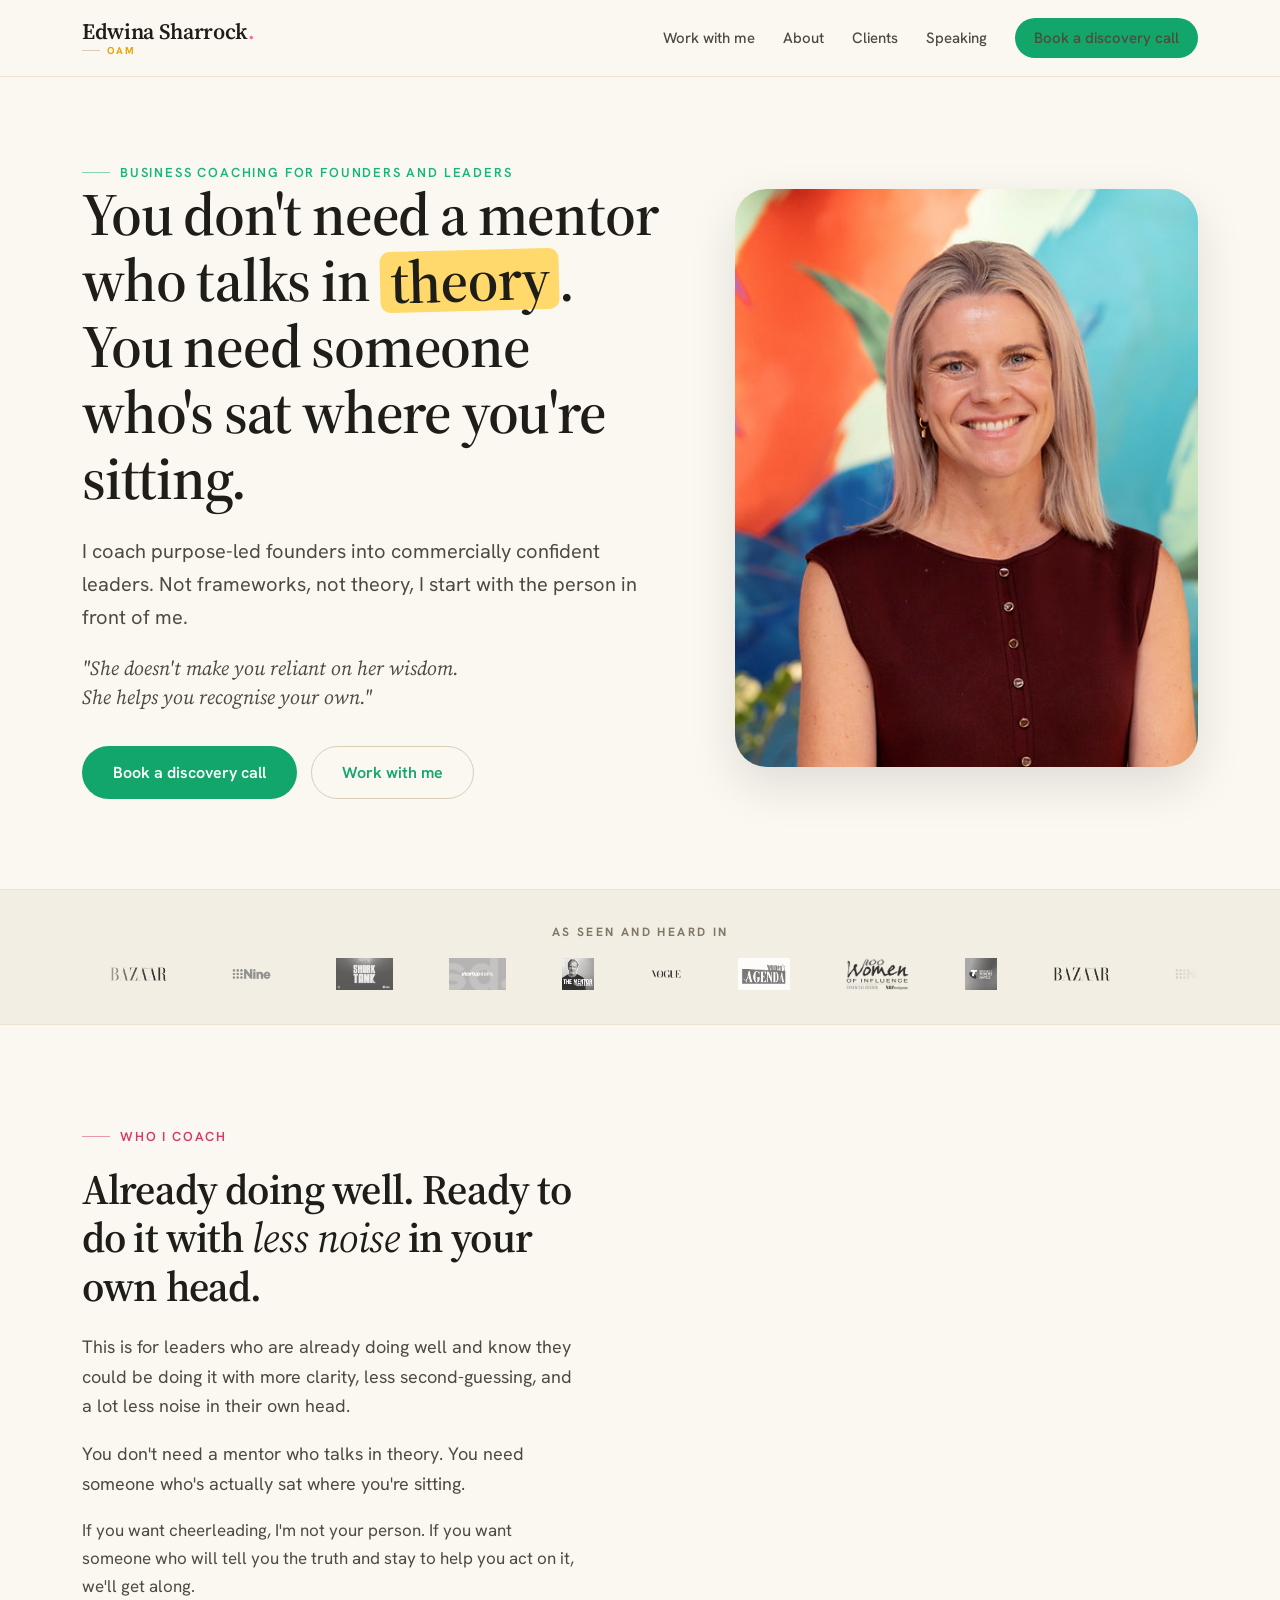
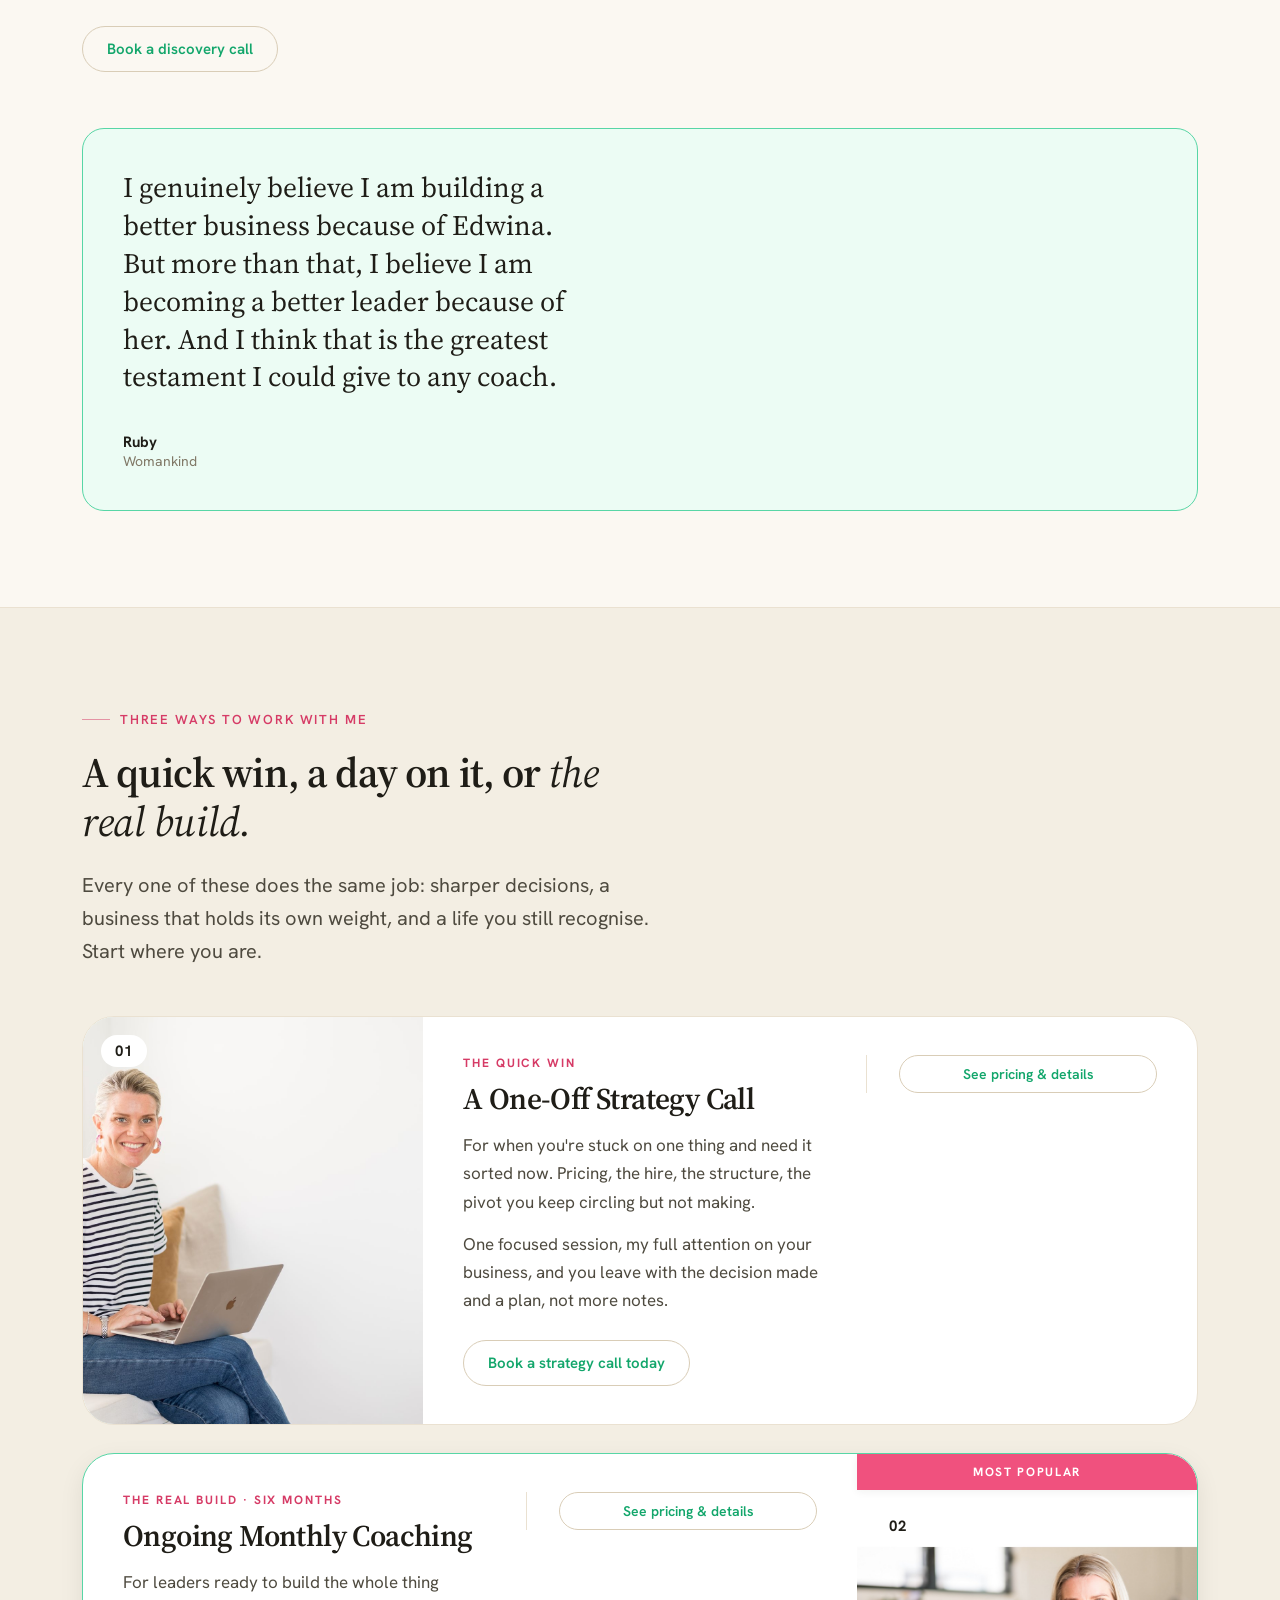
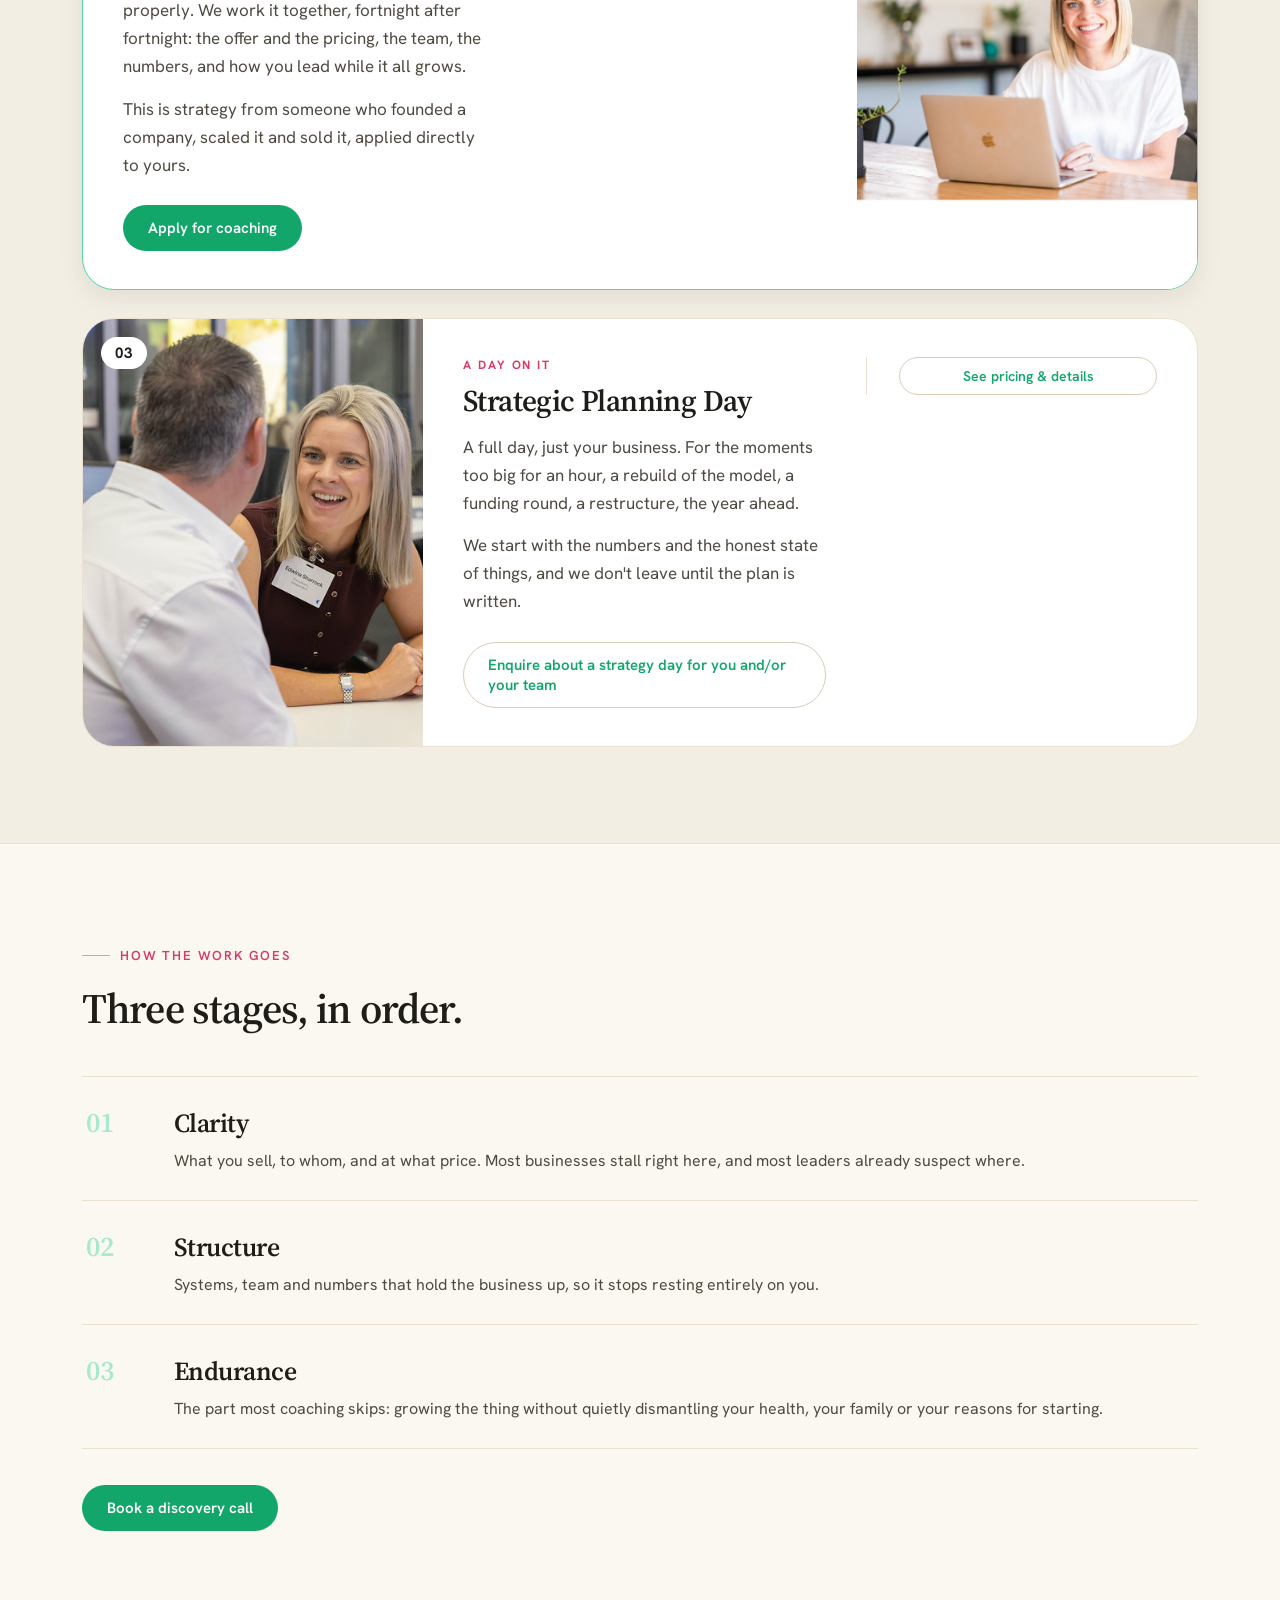
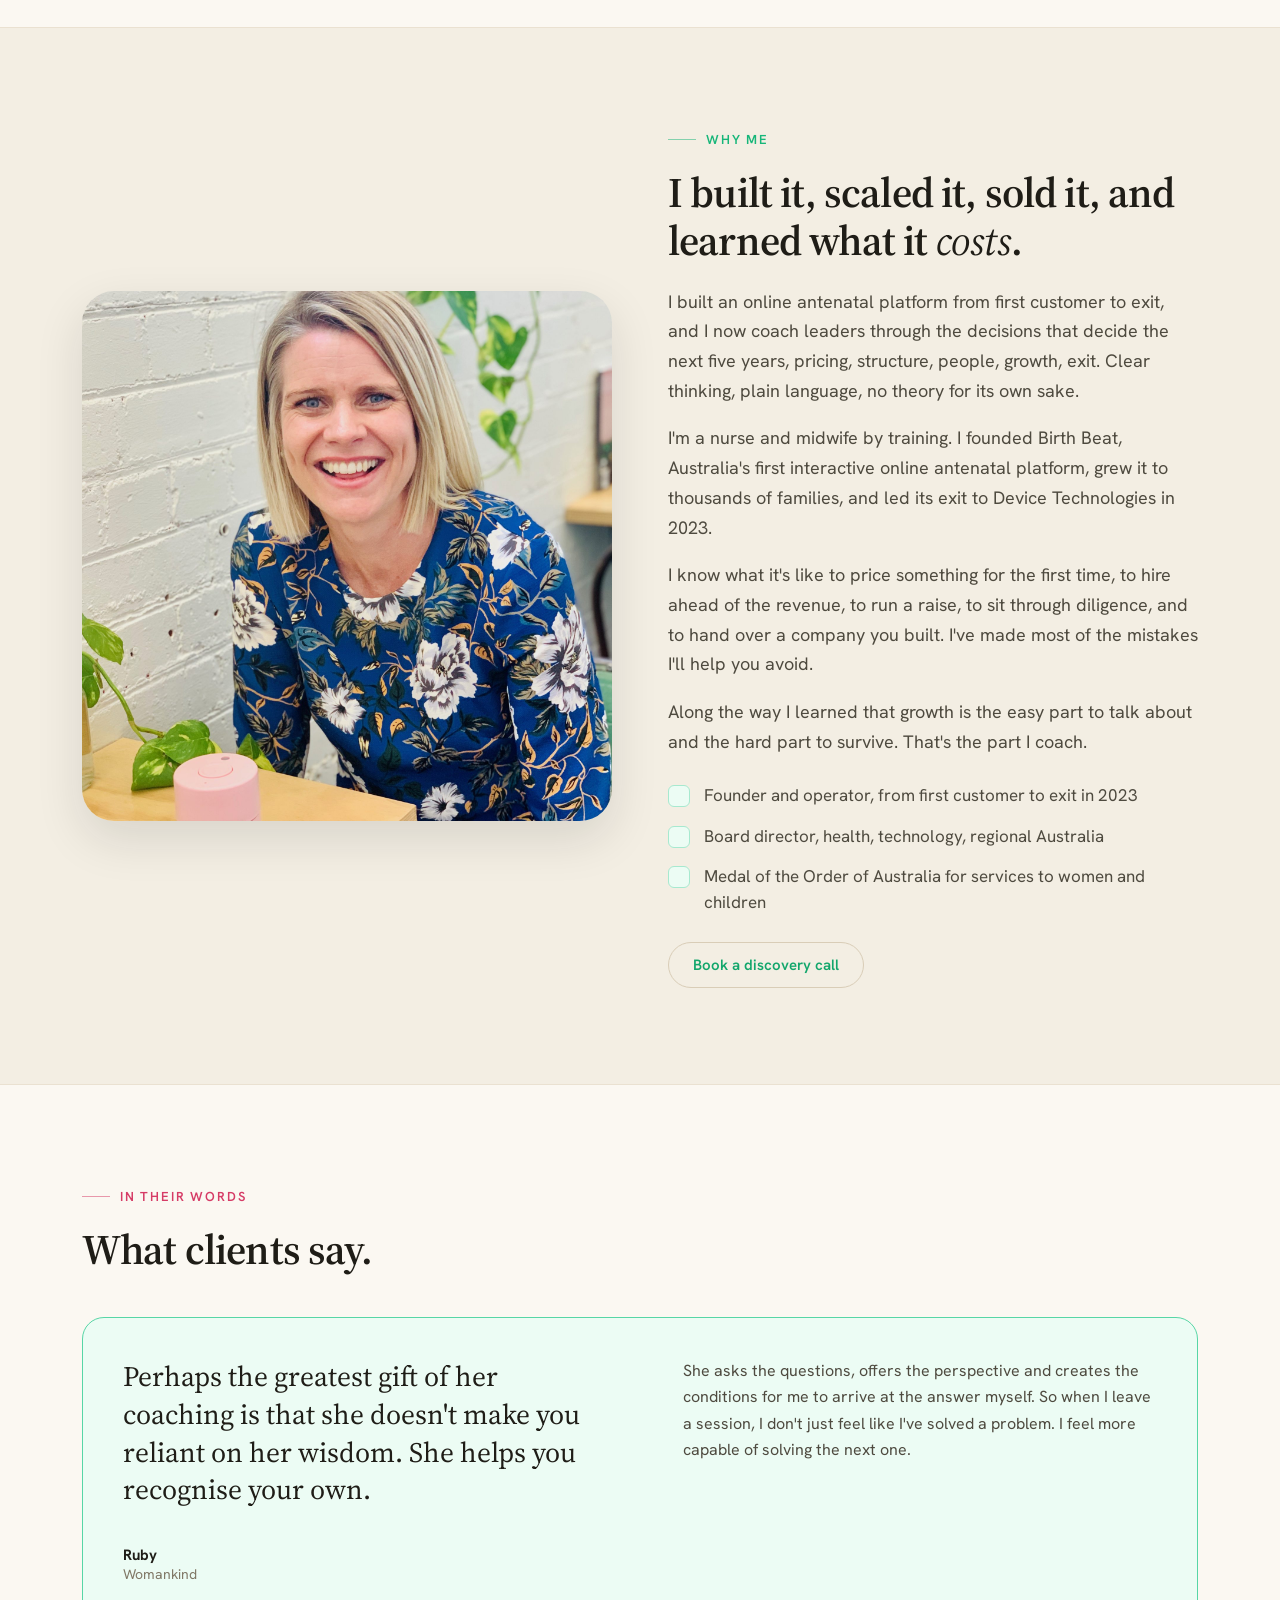
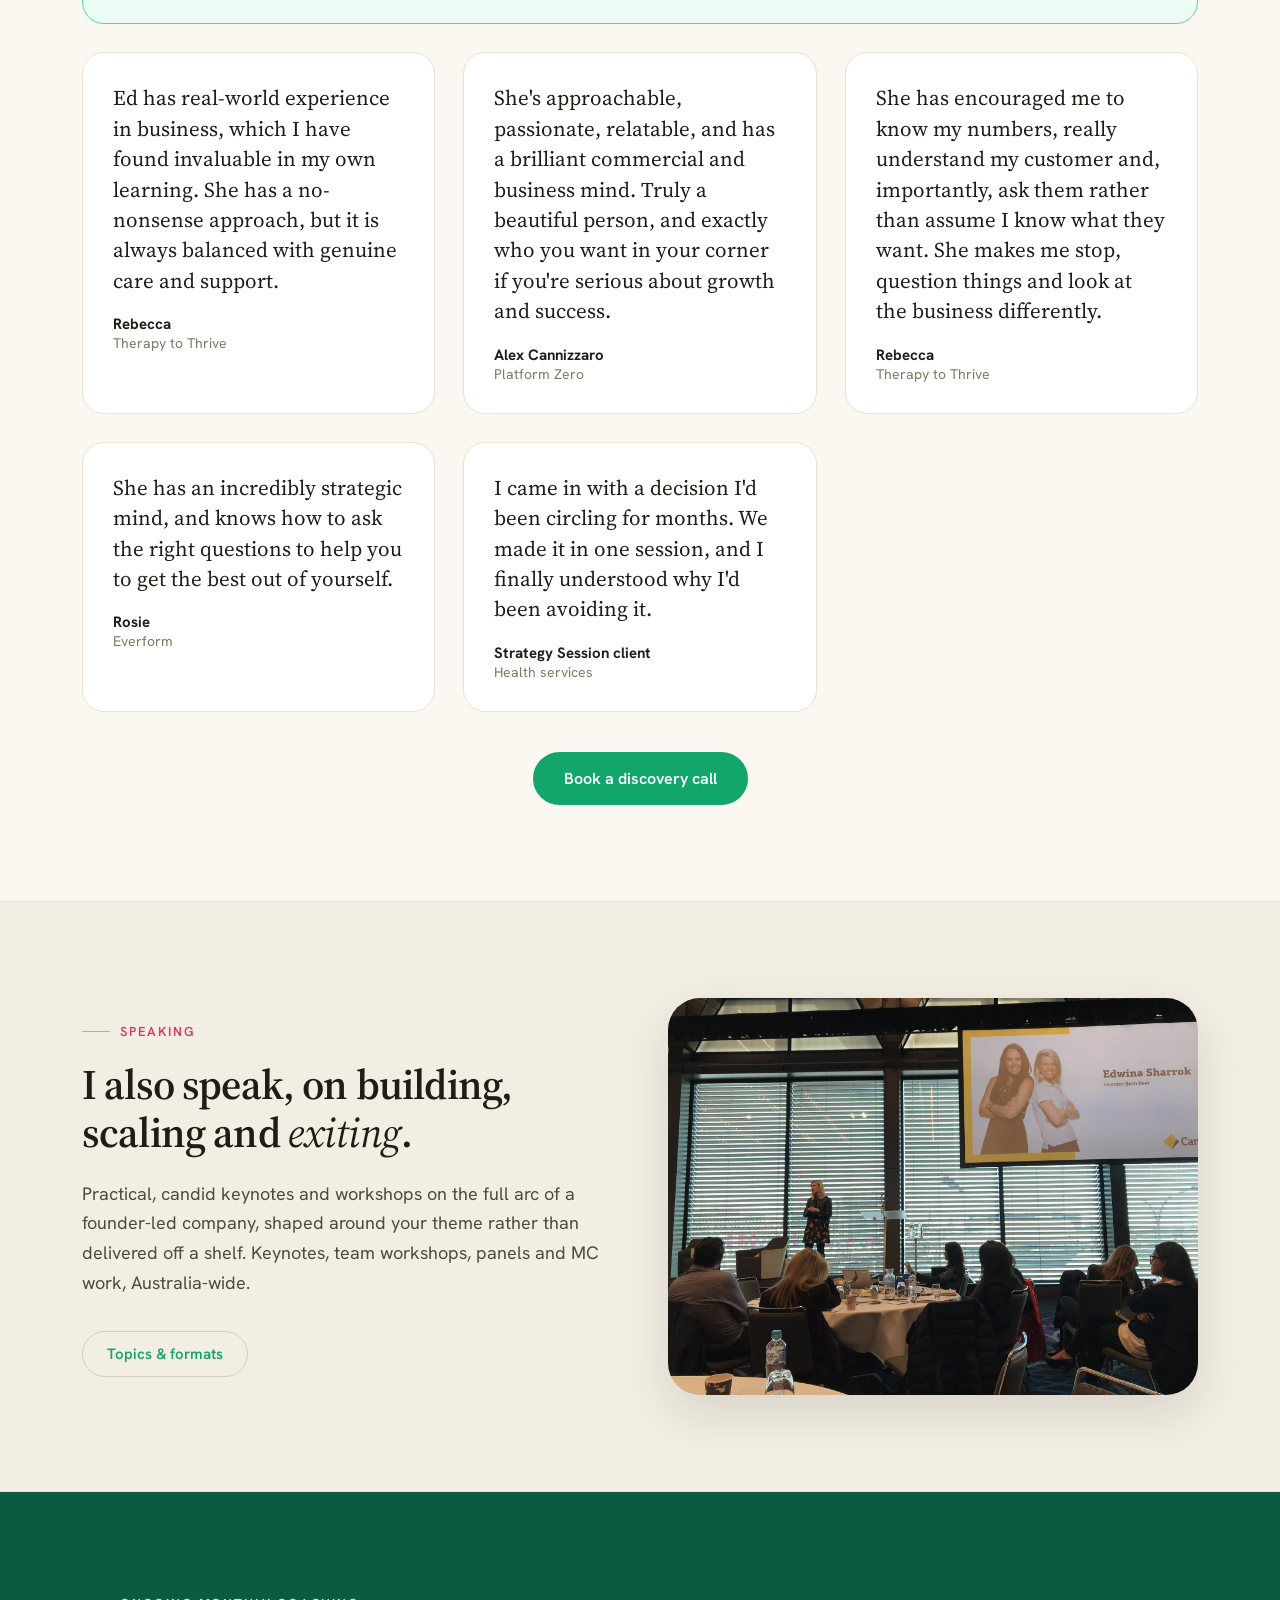
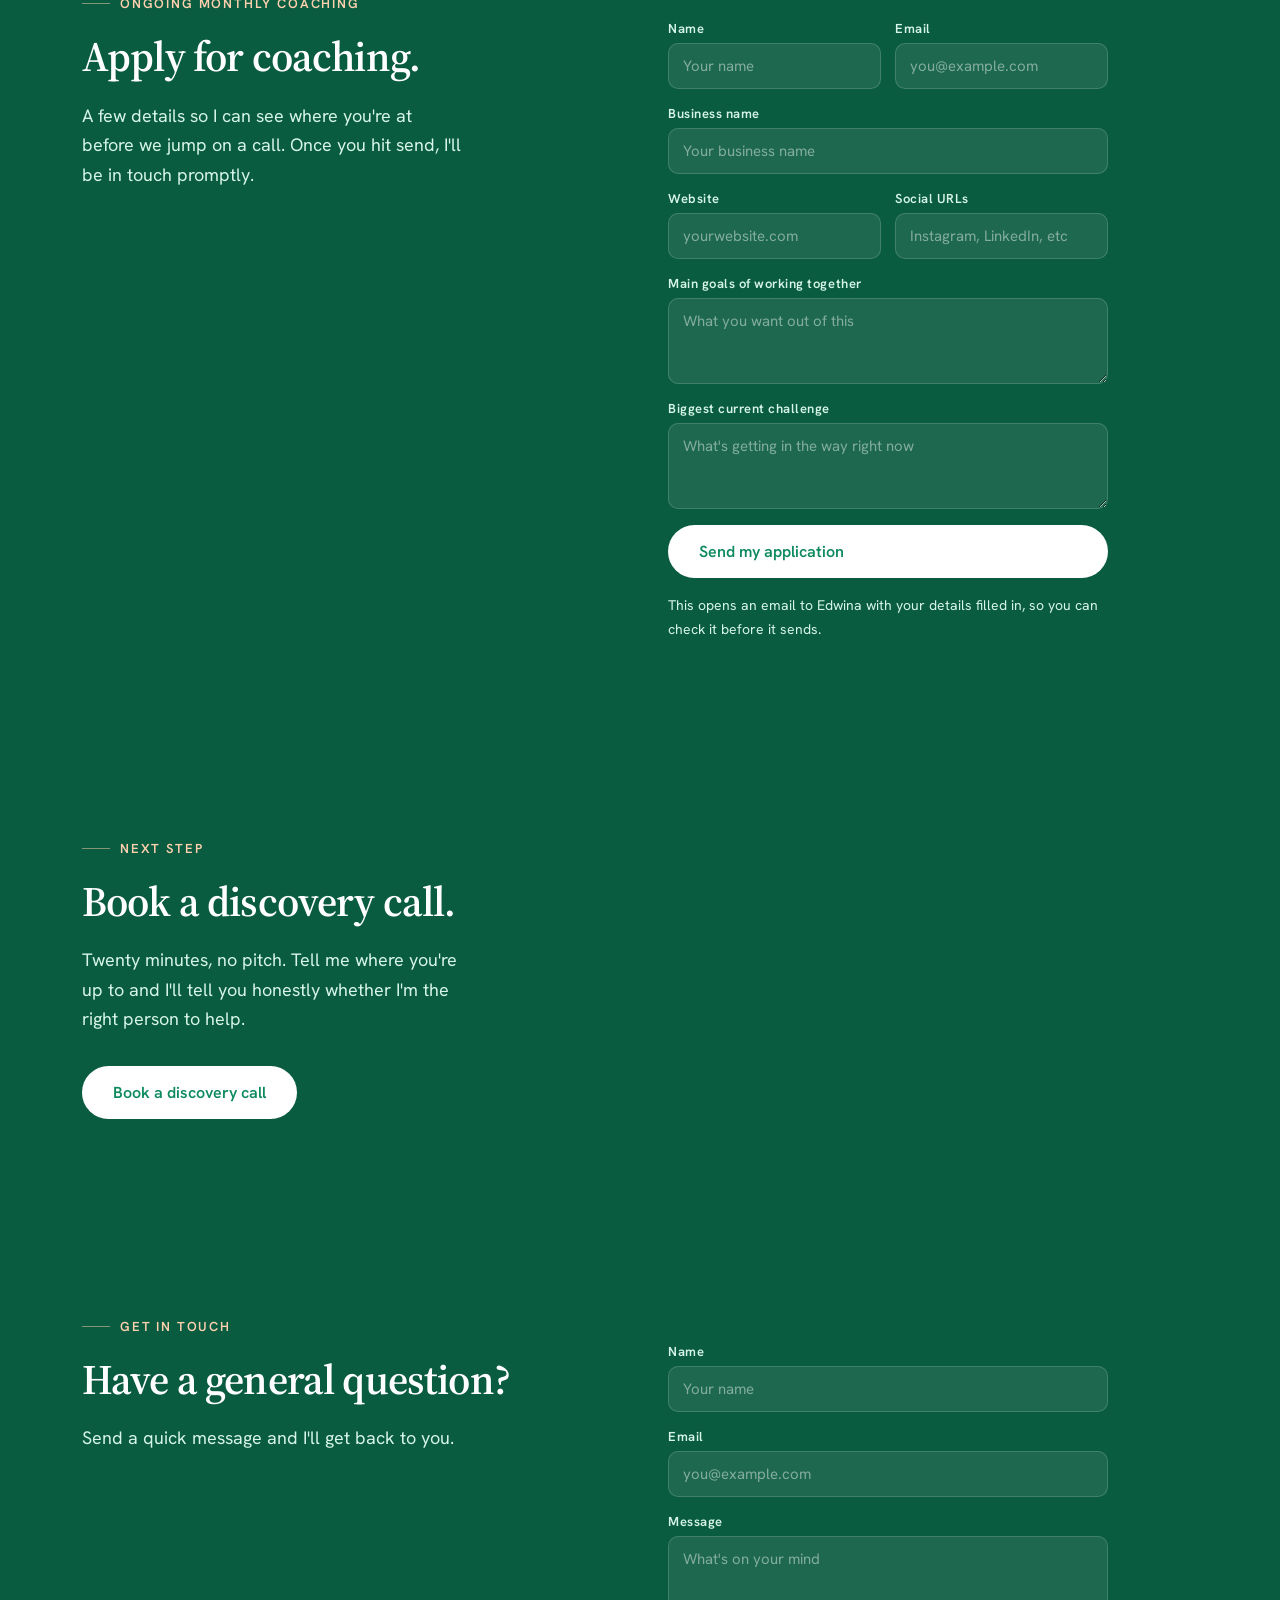
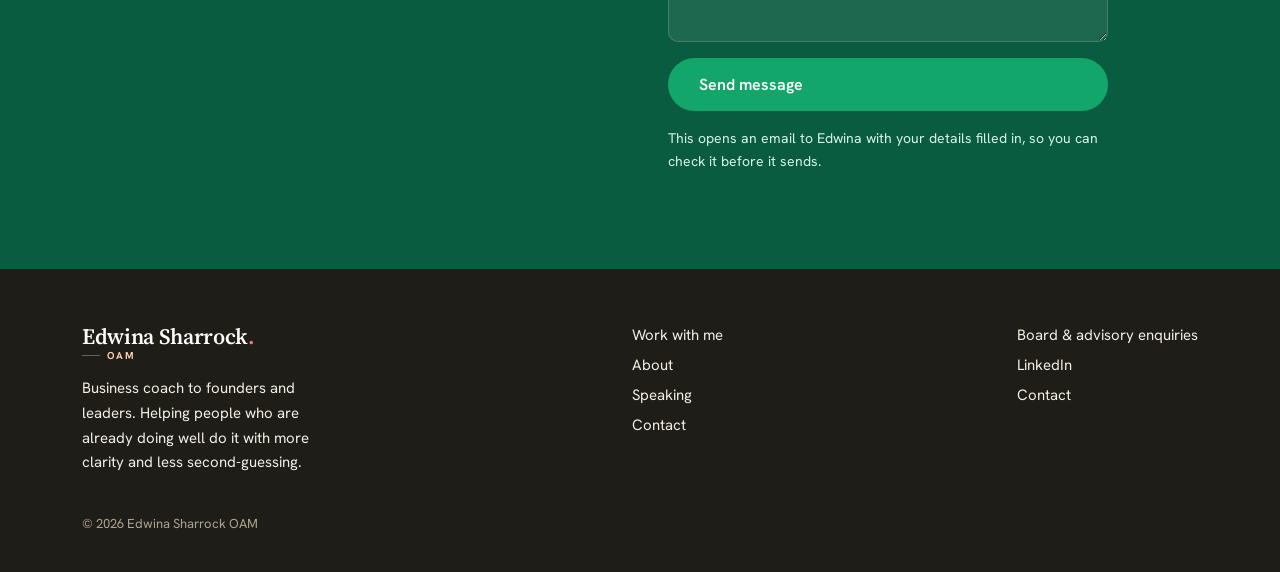
<file: index.html>
<!DOCTYPE html>
<html lang="en-AU"><head>
<meta charset="utf-8">
<meta name="viewport" content="width=device-width, initial-scale=1">
<title>Edwina Sharrock OAM | Business coach for founders and leaders</title>
<link rel="stylesheet" href="styles.css">
<link rel="stylesheet" href="site.css">
</head>
<body>
<header class="nav">
  <div class="wrap">
    <a class="mark" href="index.html"><b>Edwina Sharrock<span>.</span></b><i><em></em><s>OAM</s></i></a>
    <button type="button" class="nav-toggle" id="nav-toggle" aria-label="Menu" aria-expanded="false"><span></span><span></span><span></span></button>
    <nav class="navlinks" id="nav-links">
      <a href="work-with-me.html">Work with me</a>
      <a href="#about">About</a>
      <a href="#proof">Clients</a>
      <a href="speaking.html">Speaking</a>
      <a class="btn btn-primary btn-sm" href="https://calendly.com/edwinasharrock/coaching-with-edwina-discovery-call" target="_blank" rel="noopener">Book a discovery call</a>
    </nav>
  </div>
</header>
<script>
(function(){
  var toggle = document.getElementById("nav-toggle");
  var links = document.getElementById("nav-links");
  if (!toggle || !links) return;
  toggle.addEventListener("click", function(){
    var open = links.classList.toggle("open");
    toggle.classList.toggle("open", open);
    toggle.setAttribute("aria-expanded", open ? "true" : "false");
  });
  links.querySelectorAll("a").forEach(function(a){
    a.addEventListener("click", function(){
      links.classList.remove("open");
      toggle.classList.remove("open");
      toggle.setAttribute("aria-expanded", "false");
    });
  });
})();
</script>
<main>

<section class="hero">
  <div class="wrap hero-grid">
    <div>
      <span class="eyebrow">Business coaching for founders and leaders</span>
      <h1>You don't need a mentor who talks in <span class="hl">theory</span>. You need someone who's sat where you're sitting.</h1>
      <p class="lede">I coach purpose-led founders into commercially confident leaders. Not frameworks, not theory, I start with the person in front of me.</p>
      <p style="margin-top:20px;font-family:var(--font-serif);font-style:italic;font-size:20px;line-height:1.45;color:var(--text-secondary);max-width:40ch">"She doesn't make you reliant on her wisdom. She helps you recognise your own."</p>
      <div class="cta-row">
        <a class="btn btn-primary btn-lg" href="https://calendly.com/edwinasharrock/coaching-with-edwina-discovery-call" target="_blank" rel="noopener">Book a discovery call</a>
        <a class="btn btn-secondary btn-lg" href="#work">Work with me</a>
      </div>
    </div>
    <div>
      <div class="hero-img"><img src="assets/img/edwina-mural-maroon.jpg" alt="Edwina Sharrock"></div>
    </div>
  </div>
</section>

<div class="press band">
  <div class="wrap">
    <small>As seen and heard in</small>
    <div class="marquee">
      <div class="marquee-track">
        <div class="logo-card"><img src="assets/logos/harpers-bazaar.png" alt="Harper's Bazaar"></div>
        <div class="logo-card"><img src="assets/logos/nine.png" alt="Nine"></div>
        <div class="logo-card"><img src="assets/logos/shark-tank.jpg" alt="Shark Tank"></div>
        <div class="logo-card"><img src="assets/logos/startup-daily.png" alt="Startup Daily"></div>
        <div class="logo-card"><img src="assets/logos/the-mentor.jpg" alt="The Mentor with Mark Bouris"></div>
        <div class="logo-card"><img src="assets/logos/vogue-australia.png" alt="Vogue Australia"></div>
        <div class="logo-card"><img src="assets/logos/womens-agenda.jpg" alt="Women's Agenda"></div>
        <div class="logo-card"><img src="assets/logos/afr-100-women.png" alt="AFR 100 Women of Influence"></div>
        <div class="logo-card"><img src="assets/logos/telstra-business-awards.jpg" alt="Telstra Business Women's Awards"></div>
        <div class="logo-card" aria-hidden="true"><img src="assets/logos/harpers-bazaar.png" alt=""></div>
        <div class="logo-card" aria-hidden="true"><img src="assets/logos/nine.png" alt=""></div>
        <div class="logo-card" aria-hidden="true"><img src="assets/logos/shark-tank.jpg" alt=""></div>
        <div class="logo-card" aria-hidden="true"><img src="assets/logos/startup-daily.png" alt=""></div>
        <div class="logo-card" aria-hidden="true"><img src="assets/logos/the-mentor.jpg" alt=""></div>
        <div class="logo-card" aria-hidden="true"><img src="assets/logos/vogue-australia.png" alt=""></div>
        <div class="logo-card" aria-hidden="true"><img src="assets/logos/womens-agenda.jpg" alt=""></div>
        <div class="logo-card" aria-hidden="true"><img src="assets/logos/afr-100-women.png" alt=""></div>
        <div class="logo-card" aria-hidden="true"><img src="assets/logos/telstra-business-awards.jpg" alt=""></div>
      </div>
    </div>
  </div>
</div>

<section id="who">
  <div class="wrap grid-2">
    <div>
      <span class="eyebrow pink">Who I coach</span>
      <h2 style="margin-top:20px">Already doing well. Ready to do it with <em class="serif">less noise</em> in your own head.</h2>
      <p style="margin-top:22px;font-size:18px">This is for leaders who are already doing well and know they could be doing it with more clarity, less second-guessing, and a lot less noise in their own head.</p>
      <p style="font-size:18px">You don't need a mentor who talks in theory. You need someone who's actually sat where you're sitting.</p>
      <p style="font-size:17px">If you want cheerleading, I'm not your person. If you want someone who will tell you the truth and stay to help you act on it, we'll get along.</p>
      <div class="cta-row" style="margin-top:26px"><a class="btn btn-secondary" href="https://calendly.com/edwinasharrock/coaching-with-edwina-discovery-call" target="_blank" rel="noopener">Book a discovery call</a></div>
    </div>
    <div class="quote feature">
      <blockquote>I genuinely believe I am building a better business because of Edwina. But more than that, I believe I am becoming a better leader because of her. And I think that is the greatest testament I could give to any coach.</blockquote>
      <footer><b>Ruby</b>Womankind</footer>
    </div>
  </div>
</section>

<section id="work" class="band">
  <div class="wrap">
    <span class="eyebrow pink">Three ways to work with me</span>
    <h2 style="margin-top:20px;max-width:26ch">A quick win, a day on it, or <em class="serif">the real build.</em></h2>
    <p class="lede">Every one of these does the same job: sharper decisions, a business that holds its own weight, and a life you still recognise. Start where you are.</p>
    <div class="offers">

      <div class="offer">
        <div class="offer-img"><img src="assets/img/edwina-laptop.jpg" alt=""><span class="n">01</span></div>
        <div class="offer-body">
          <div>
            <span class="offer-kicker">The quick win</span>
            <h3>A One-Off Strategy Call</h3>
            <p>For when you're stuck on one thing and need it sorted now. Pricing, the hire, the structure, the pivot you keep circling but not making.</p>
            <p>One focused session, my full attention on your business, and you leave with the decision made and a plan, not more notes.</p>
            <div class="cta-row" style="margin-top:26px"><a class="btn btn-secondary" href="https://calendly.com/edwinasharrock/book-one-hour-strategy-session-with-edwina-via-zoom" target="_blank" rel="noopener">Book a strategy call today</a></div>
          </div>
          <div class="offer-side offer-reveal">
            <button type="button" class="btn btn-secondary btn-sm offer-reveal-btn">See pricing &amp; details</button>
            <div class="offer-details" hidden>
              <small>What's included</small>
              <ul class="incl">
                <li>A 90-minute private session, online</li>
                <li>A pre-session brief so we get best use of time</li>
                <li>Written summary and next steps within 48 hours</li>
              </ul>
              <div class="offer-price">$1,500<span>One-off, GST inclusive</span></div>
            </div>
          </div>
        </div>
      </div>

      <div class="offer alt offer-popular">
        <div class="offer-img"><span class="offer-popular-banner">Most popular</span><img src="assets/img/edwina-desk-laptop.jpg" alt=""><span class="n">02</span></div>
        <div class="offer-body">
          <div>
            <span class="offer-kicker">The real build · six months</span>
            <h3>Ongoing Monthly Coaching</h3>
            <p>For leaders ready to build the whole thing properly. We work it together, fortnight after fortnight: the offer and the pricing, the team, the numbers, and how you lead while it all grows.</p>
            <p>This is strategy from someone who founded a company, scaled it and sold it, applied directly to yours.</p>
            <div class="cta-row" style="margin-top:26px"><a class="btn btn-primary" href="#apply">Apply for coaching</a></div>
          </div>
          <div class="offer-side offer-reveal">
            <button type="button" class="btn btn-secondary btn-sm offer-reveal-btn">See pricing &amp; details</button>
            <div class="offer-details" hidden>
              <small>What's included</small>
              <ul class="incl">
                <li>Fortnightly 60-minute private sessions</li>
                <li>A written strategy we actually work from</li>
                <li>A recap and action plan after every session</li>
                <li>Between-session access when a call can't wait</li>
                <li>Founder, board and exit experience in your corner</li>
              </ul>
              <div class="offer-price">$3,600<span>Per month · rolling, six or twelve months</span></div>
            </div>
          </div>
        </div>
      </div>

      <div class="offer">
        <div class="offer-img"><img src="assets/img/edwina-strategy-day.jpg" alt=""><span class="n">03</span></div>
        <div class="offer-body">
          <div>
            <span class="offer-kicker">A day on it</span>
            <h3>Strategic Planning Day</h3>
            <p>A full day, just your business. For the moments too big for an hour, a rebuild of the model, a funding round, a restructure, the year ahead.</p>
            <p>We start with the numbers and the honest state of things, and we don't leave until the plan is written.</p>
            <div class="cta-row" style="margin-top:26px"><a class="btn btn-secondary" href="work-with-me.html#contact">Enquire about a strategy day for you and/or your team</a></div>
          </div>
          <div class="offer-side offer-reveal">
            <button type="button" class="btn btn-secondary btn-sm offer-reveal-btn">See pricing &amp; details</button>
            <div class="offer-details" hidden>
              <small>What's included</small>
              <ul class="incl">
                <li>A full day together, in person where possible</li>
                <li>Pre-work on your numbers, offer and team</li>
                <li>A written 90-day plan by the end of the day</li>
                <li>A follow-up session four weeks later</li>
              </ul>
              <div class="offer-price">$10,000<span>Full day · limited dates each quarter</span></div>
            </div>
          </div>
        </div>
      </div>

    </div>
  </div>
</section>

<section id="how">
  <div class="wrap">
    <span class="eyebrow pink">How the work goes</span>
    <h2 style="margin-top:20px">Three stages, in order.</h2>
    <div class="topics" style="margin-top:44px">
      <div class="topic"><span class="n">01</span><div><h3>Clarity</h3><p>What you sell, to whom, and at what price. Most businesses stall right here, and most leaders already suspect where.</p></div></div>
      <div class="topic"><span class="n">02</span><div><h3>Structure</h3><p>Systems, team and numbers that hold the business up, so it stops resting entirely on you.</p></div></div>
      <div class="topic"><span class="n">03</span><div><h3>Endurance</h3><p>The part most coaching skips: growing the thing without quietly dismantling your health, your family or your reasons for starting.</p></div></div>
    </div>
    <div class="cta-row" style="margin-top:36px"><a class="btn btn-primary" href="https://calendly.com/edwinasharrock/coaching-with-edwina-discovery-call" target="_blank" rel="noopener">Book a discovery call</a></div>
  </div>
</section>

<section id="about" class="band">
  <div class="wrap grid-2">
    <div class="hero-img" style="aspect-ratio:1/1"><img src="assets/img/edwina-cafe-blue-floral.jpg" alt="Edwina Sharrock"></div>
    <div>
      <span class="eyebrow">Why me</span>
      <h2 style="margin-top:20px">I built it, scaled it, sold it, and learned what it <em class="serif">costs</em>.</h2>
      <p style="margin-top:22px;font-size:18px">I built an online antenatal platform from first customer to exit, and I now coach leaders through the decisions that decide the next five years, pricing, structure, people, growth, exit. Clear thinking, plain language, no theory for its own sake.</p>
      <p style="font-size:18px">I'm a nurse and midwife by training. I founded Birth Beat, Australia's first interactive online antenatal platform, grew it to thousands of families, and led its exit to Device Technologies in 2023.</p>
      <p style="font-size:18px">I know what it's like to price something for the first time, to hire ahead of the revenue, to run a raise, to sit through diligence, and to hand over a company you built. I've made most of the mistakes I'll help you avoid.</p>
      <p style="font-size:18px">Along the way I learned that growth is the easy part to talk about and the hard part to survive. That's the part I coach.</p>
      <ul class="list">
        <li>Founder and operator, from first customer to exit in 2023</li>
        <li>Board director, health, technology, regional Australia</li>
        <li>Medal of the Order of Australia for services to women and children</li>
      </ul>
      <div class="cta-row" style="margin-top:26px"><a class="btn btn-secondary" href="https://calendly.com/edwinasharrock/coaching-with-edwina-discovery-call" target="_blank" rel="noopener">Book a discovery call</a></div>
    </div>
  </div>
</section>

<section id="proof">
  <div class="wrap">
    <span class="eyebrow pink">In their words</span>
    <h2 style="margin-top:20px">What clients say.</h2>
    <div class="quotes" style="margin-top:44px">
      <div class="quote feature">
        <blockquote>Perhaps the greatest gift of her coaching is that she doesn't make you reliant on her wisdom. She helps you recognise your own.</blockquote>
        <p style="margin:0;font-size:16px">She asks the questions, offers the perspective and creates the conditions for me to arrive at the answer myself. So when I leave a session, I don't just feel like I've solved a problem. I feel more capable of solving the next one.</p>
        <footer><b>Ruby</b>Womankind</footer>
      </div>
      <div class="quote">
        <blockquote>Ed has real-world experience in business, which I have found invaluable in my own learning. She has a no-nonsense approach, but it is always balanced with genuine care and support.</blockquote>
        <footer><b>Rebecca</b>Therapy to Thrive</footer>
      </div>
      <div class="quote">
        <blockquote>She's approachable, passionate, relatable, and has a brilliant commercial and business mind. Truly a beautiful person, and exactly who you want in your corner if you're serious about growth and success.</blockquote>
        <footer><b>Alex Cannizzaro</b>Platform Zero</footer>
      </div>
      <div class="quote">
        <blockquote>She has encouraged me to know my numbers, really understand my customer and, importantly, ask them rather than assume I know what they want. She makes me stop, question things and look at the business differently.</blockquote>
        <footer><b>Rebecca</b>Therapy to Thrive</footer>
      </div>
      <div class="quote">
        <blockquote>She has an incredibly strategic mind, and knows how to ask the right questions to help you to get the best out of yourself.</blockquote>
        <footer><b>Rosie</b>Everform</footer>
      </div>
      <div class="quote">
        <blockquote>I came in with a decision I'd been circling for months. We made it in one session, and I finally understood why I'd been avoiding it.</blockquote>
        <footer><b>Strategy Session client</b>Health services</footer>
      </div>
    </div>
    <div class="cta-row" style="margin-top:40px;justify-content:center"><a class="btn btn-primary btn-lg" href="https://calendly.com/edwinasharrock/coaching-with-edwina-discovery-call" target="_blank" rel="noopener">Book a discovery call</a></div>
  </div>
</section>

<section class="band">
  <div class="wrap grid-2">
    <div>
      <span class="eyebrow pink">Speaking</span>
      <h2 style="margin-top:20px">I also speak, on building, scaling and <em class="serif">exiting</em>.</h2>
      <p style="margin-top:22px;font-size:18px">Practical, candid keynotes and workshops on the full arc of a founder-led company, shaped around your theme rather than delivered off a shelf. Keynotes, team workshops, panels and MC work, Australia-wide.</p>
      <div class="cta-row"><a class="btn btn-secondary" href="speaking.html">Topics &amp; formats</a></div>
    </div>
    <div class="hero-img" style="aspect-ratio:4/3"><img src="assets/img/edwina-keynote.jpg" alt="Edwina Sharrock speaking to an audience"></div>
  </div>
</section>

<section id="apply" class="dark">
  <div class="wrap grid-2" style="align-items:start">
    <div>
      <span class="eyebrow on-dark">Ongoing Monthly Coaching</span>
      <h2 style="margin-top:20px">Apply for coaching.</h2>
      <p style="margin-top:20px;font-size:18px;max-width:38ch">A few details so I can see where you're at before we jump on a call. Once you hit send, I'll be in touch promptly.</p>
    </div>
    <div id="coaching-apply-wrap">
      <form class="form" id="coaching-apply">
        <div class="row">
          <div class="field">
            <label for="ca-name">Name</label>
            <input id="ca-name" name="name" type="text" placeholder="Your name" required>
          </div>
          <div class="field">
            <label for="ca-email">Email</label>
            <input id="ca-email" name="email" type="email" placeholder="you@example.com" required>
          </div>
        </div>
        <div class="field">
          <label for="ca-business">Business name</label>
          <input id="ca-business" name="business" type="text" placeholder="Your business name">
        </div>
        <div class="row">
          <div class="field">
            <label for="ca-website">Website</label>
            <input id="ca-website" name="website" type="text" placeholder="yourwebsite.com">
          </div>
          <div class="field">
            <label for="ca-social">Social URLs</label>
            <input id="ca-social" name="social" type="text" placeholder="Instagram, LinkedIn, etc">
          </div>
        </div>
        <div class="field">
          <label for="ca-goals">Main goals of working together</label>
          <textarea id="ca-goals" name="goals" rows="3" placeholder="What you want out of this"></textarea>
        </div>
        <div class="field">
          <label for="ca-challenge">Biggest current challenge</label>
          <textarea id="ca-challenge" name="challenge" rows="3" placeholder="What's getting in the way right now"></textarea>
        </div>
        <button type="submit" class="btn btn-light btn-lg">Send my application</button>
        <p class="form-note">This opens an email to Edwina with your details filled in, so you can check it before it sends.</p>
      </form>
      <div id="coaching-apply-done" hidden>
        <p style="font-size:18px;color:var(--paper-0);max-width:38ch">Thanks, that's landed with me. I'll be in touch promptly.</p>
      </div>
    </div>
  </div>
</section>
<script>
document.getElementById('coaching-apply').addEventListener('submit', function(e){
  e.preventDefault();
  var name = this.name.value, email = this.email.value, business = this.business.value,
      website = this.website.value, social = this.social.value, goals = this.goals.value, challenge = this.challenge.value;
  var subject = 'Coaching application from ' + name;
  var body = 'Name: ' + name + '\nEmail: ' + email + '\nBusiness: ' + business + '\nWebsite: ' + website + '\nSocial: ' + social +
    '\n\nMain goals of working together:\n' + goals + '\n\nBiggest current challenge:\n' + challenge;
  window.location.href = 'mailto:edwinasharrock@gmail.com?subject=' + encodeURIComponent(subject) + '&body=' + encodeURIComponent(body);
  document.getElementById('coaching-apply').hidden = true;
  document.getElementById('coaching-apply-done').hidden = false;
});
</script>

<section id="contact" class="dark">
  <div class="wrap">
    <div>
      <span class="eyebrow on-dark">Next step</span>
      <h2 style="margin-top:20px">Book a discovery call.</h2>
      <p style="margin-top:20px;font-size:18px;max-width:38ch">Twenty minutes, no pitch. Tell me where you're up to and I'll tell you honestly whether I'm the right person to help.</p>
      <div class="cta-row" style="margin-top:32px"><a class="btn btn-light btn-lg" href="https://calendly.com/edwinasharrock/coaching-with-edwina-discovery-call" target="_blank" rel="noopener">Book a discovery call</a></div>
    </div>
  </div>
</section>

<section id="general-contact" class="dark">
  <div class="wrap grid-2" style="align-items:start">
    <div>
      <span class="eyebrow on-dark">Get in touch</span>
      <h2 style="margin-top:20px">Have a general question?</h2>
      <p style="margin-top:20px;font-size:18px;max-width:38ch">Send a quick message and I'll get back to you.</p>
    </div>
    <div id="general-contact-wrap">
      <form class="form" id="general-contact-form">
        <div class="field">
          <label for="gc-name">Name</label>
          <input id="gc-name" name="name" type="text" placeholder="Your name" required>
        </div>
        <div class="field">
          <label for="gc-email">Email</label>
          <input id="gc-email" name="email" type="email" placeholder="you@example.com" required>
        </div>
        <div class="field">
          <label for="gc-message">Message</label>
          <textarea id="gc-message" name="message" rows="4" placeholder="What's on your mind" required></textarea>
        </div>
        <button type="submit" class="btn btn-primary btn-lg">Send message</button>
        <p class="form-note">This opens an email to Edwina with your details filled in, so you can check it before it sends.</p>
      </form>
      <div id="general-contact-done" hidden>
        <p style="font-size:18px;color:var(--paper-0);max-width:38ch">Thanks, that's landed with me. I'll be in touch soon.</p>
      </div>
    </div>
  </div>
</section>
<script>
document.addEventListener('click', function(e){
  var btn = e.target.closest('.offer-reveal-btn');
  if (!btn) return;
  var details = btn.nextElementSibling;
  if (!details) return;
  details.hidden = false;
  btn.remove();
});
document.getElementById('general-contact-form').addEventListener('submit', function(e){
  e.preventDefault();
  var name = this.name.value, email = this.email.value, message = this.message.value;
  var subject = 'Website enquiry from ' + name;
  var body = 'Name: ' + name + '\nEmail: ' + email + '\n\n' + message;
  window.location.href = 'mailto:edwinasharrock@gmail.com?subject=' + encodeURIComponent(subject) + '&body=' + encodeURIComponent(body);
  document.getElementById('general-contact-form').hidden = true;
  document.getElementById('general-contact-done').hidden = false;
});
</script>
</main>

<footer class="foot">
  <div class="wrap">
    <div class="stack">
      <span class="mark"><b>Edwina Sharrock<span>.</span></b><i><em></em><s>OAM</s></i></span>
      <p style="max-width:32ch;margin:0;font-size:15px;color:var(--paper-2)">Business coach to founders and leaders. Helping people who are already doing well do it with more clarity and less second-guessing.</p>
    </div>
    <nav><a href="work-with-me.html">Work with me</a><a href="#about">About</a><a href="speaking.html">Speaking</a><a href="#contact">Contact</a></nav>
    <nav><a href="#contact">Board &amp; advisory enquiries</a><a href="https://www.linkedin.com/in/edwina-sharrock/" target="_blank" rel="noopener">LinkedIn</a><a href="#general-contact">Contact</a></nav>
  </div>
  <div class="wrap"><small>&copy; 2026 Edwina Sharrock OAM</small></div>
</footer>
</body></html>
</file>
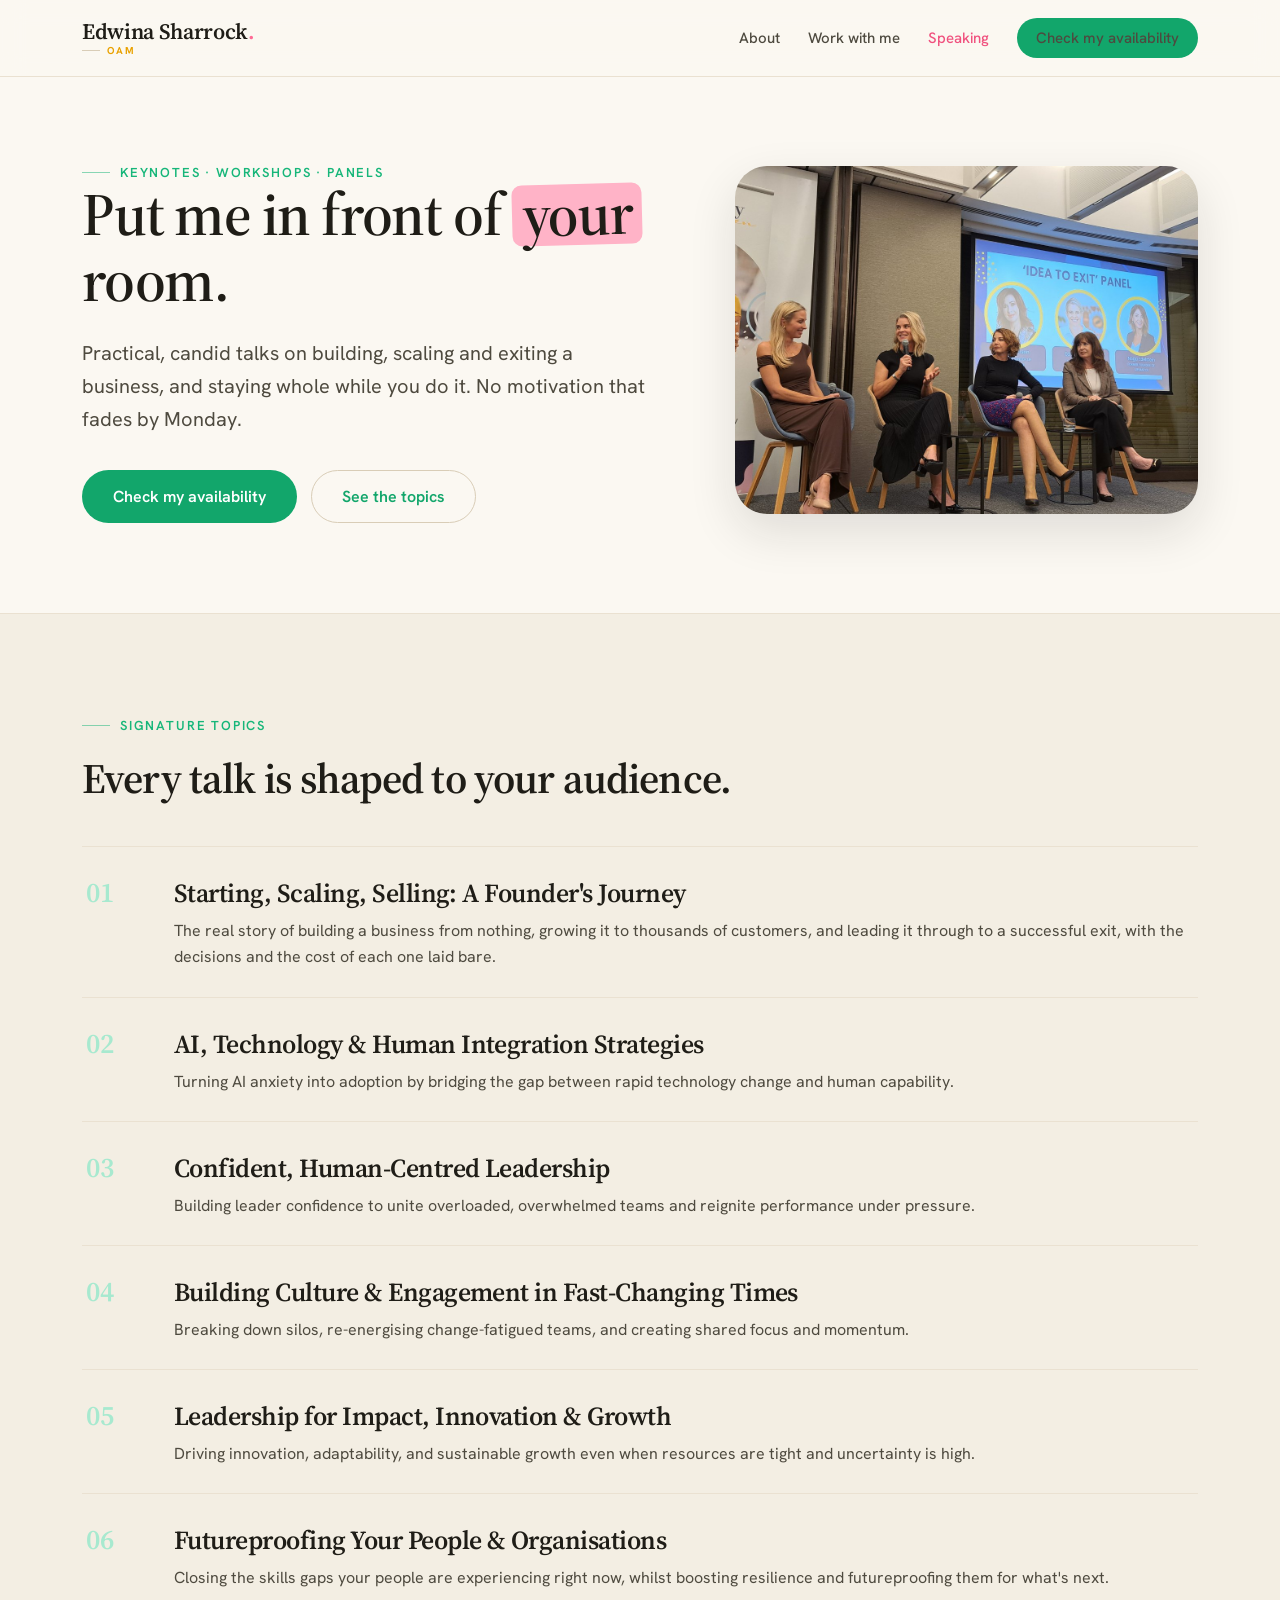
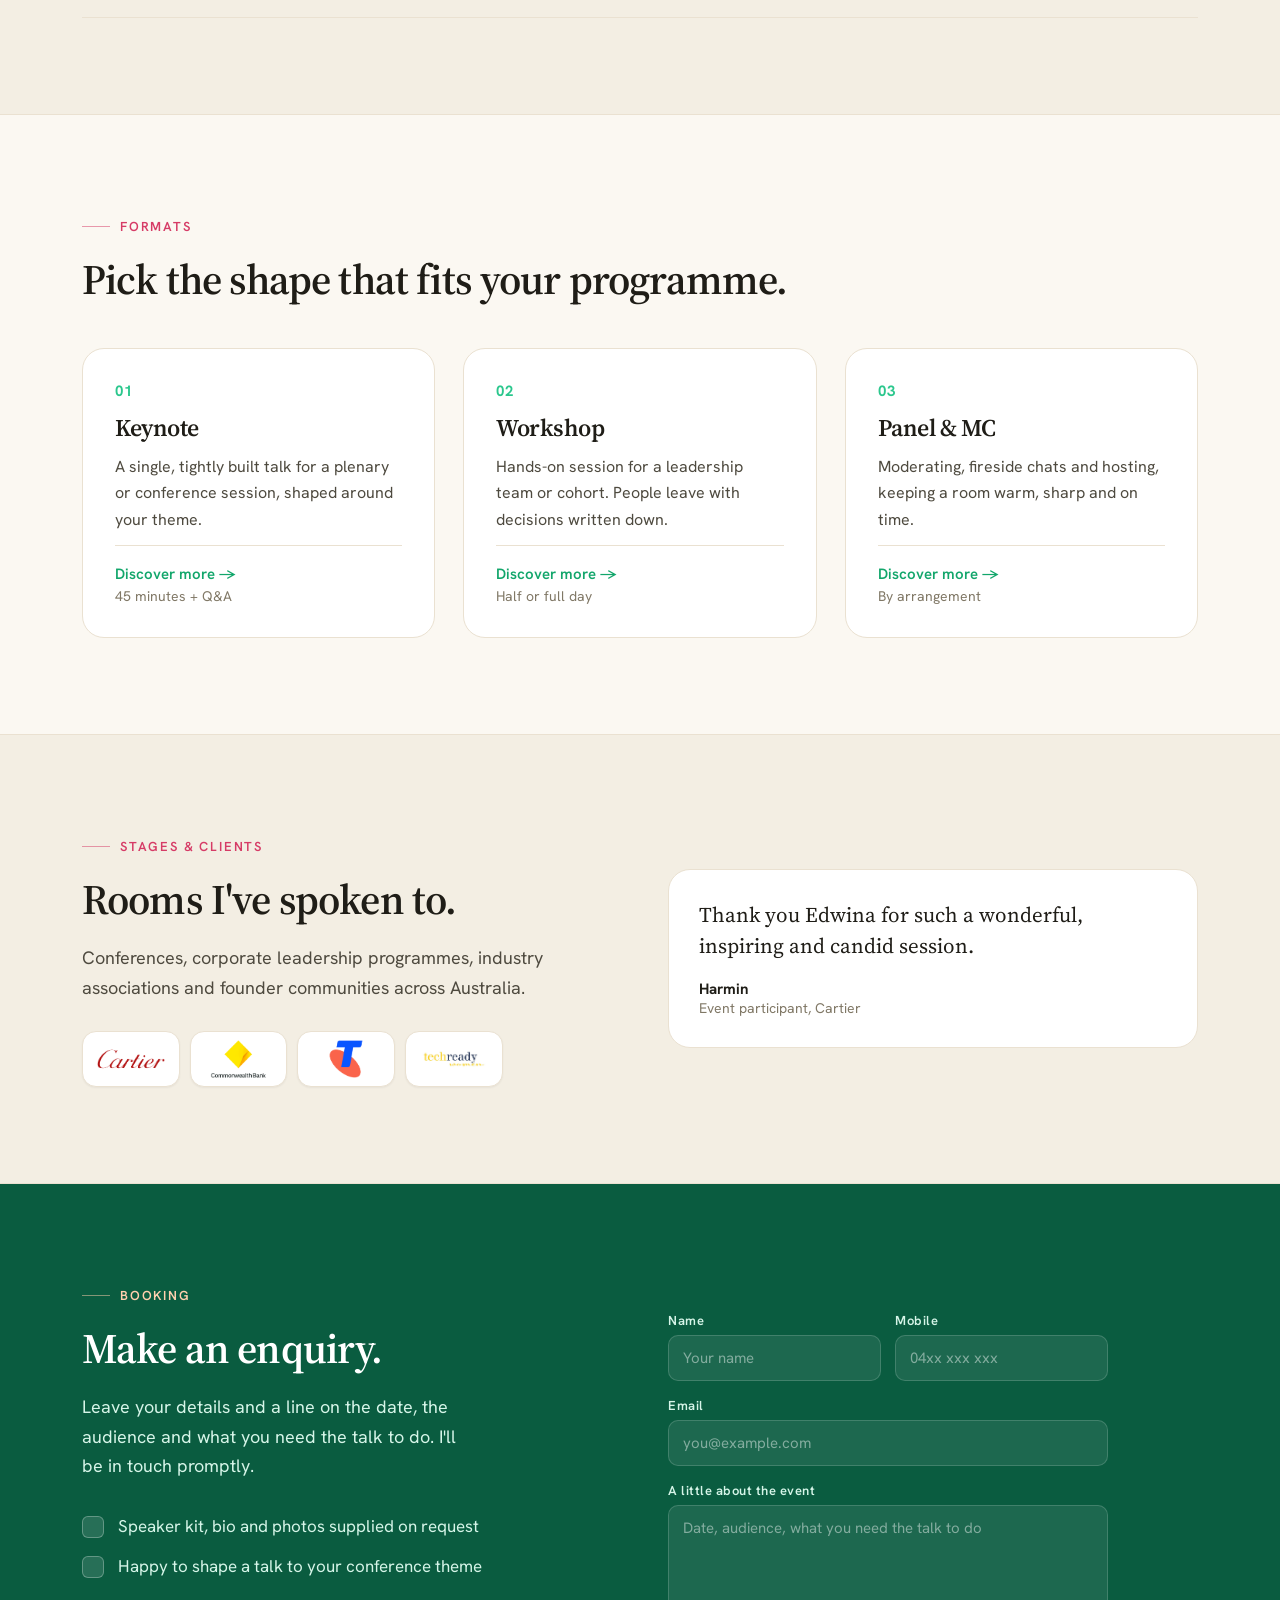
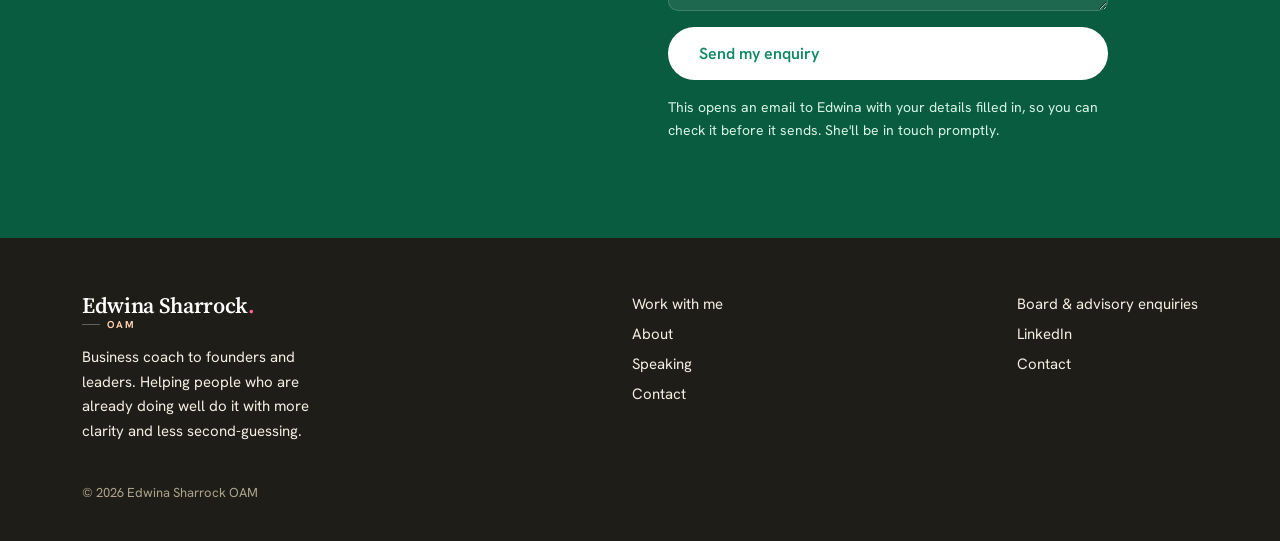
<file: speaking.html>
<!DOCTYPE html>
<html lang="en-AU"><head>
<meta charset="utf-8">
<meta name="viewport" content="width=device-width, initial-scale=1">
<title>Speaking | Edwina Sharrock OAM</title>
<link rel="stylesheet" href="styles.css">
<link rel="stylesheet" href="site.css">
</head>
<body>
<header class="nav">
  <div class="wrap">
    <a class="mark" href="index.html"><b>Edwina Sharrock<span>.</span></b><i><em></em><s>OAM</s></i></a>
    <button type="button" class="nav-toggle" id="nav-toggle" aria-label="Menu" aria-expanded="false"><span></span><span></span><span></span></button>
    <nav class="navlinks" id="nav-links">
      <a href="index.html#about">About</a>
      <a href="work-with-me.html">Work with me</a>
      <a class="on" href="speaking.html">Speaking</a>
      <a class="btn btn-primary btn-sm" href="#enquire">Check my availability</a>
    </nav>
  </div>
</header>
<script>
(function(){
  var toggle = document.getElementById("nav-toggle");
  var links = document.getElementById("nav-links");
  if (!toggle || !links) return;
  toggle.addEventListener("click", function(){
    var open = links.classList.toggle("open");
    toggle.classList.toggle("open", open);
    toggle.setAttribute("aria-expanded", open ? "true" : "false");
  });
  links.querySelectorAll("a").forEach(function(a){
    a.addEventListener("click", function(){
      links.classList.remove("open");
      toggle.classList.remove("open");
      toggle.setAttribute("aria-expanded", "false");
    });
  });
})();
</script>
<main>

<section class="hero">
  <div class="wrap hero-grid">
    <div>
      <span class="eyebrow">Keynotes · Workshops · Panels</span>
      <h1>Put me in front of <span class="hl hl-pink">your</span> room.</h1>
      <p class="lede">Practical, candid talks on building, scaling and exiting a business, and staying whole while you do it. No motivation that fades by Monday.</p>
      <div class="cta-row">
        <a class="btn btn-primary btn-lg" href="#enquire">Check my availability</a>
        <a class="btn btn-secondary btn-lg" href="#topics">See the topics</a>
      </div>
    </div>
    <div class="hero-img" style="aspect-ratio:4/3;align-self:center"><img src="assets/img/edwina-panel-idea-to-exit.jpg" alt="Edwina Sharrock speaking on a panel"></div>
  </div>
</section>

<section id="topics" class="band">
  <div class="wrap">
    <span class="eyebrow">Signature topics</span>
    <h2 style="margin-top:20px">Every talk is shaped to your audience.</h2>
    <div class="topics" style="margin-top:44px">
      <div class="topic"><span class="n">01</span><div><h3>Starting, Scaling, Selling: A Founder's Journey</h3><p>The real story of building a business from nothing, growing it to thousands of customers, and leading it through to a successful exit, with the decisions and the cost of each one laid bare.</p></div></div>
      <div class="topic"><span class="n">02</span><div><h3>AI, Technology &amp; Human Integration Strategies</h3><p>Turning AI anxiety into adoption by bridging the gap between rapid technology change and human capability.</p></div></div>
      <div class="topic"><span class="n">03</span><div><h3>Confident, Human-Centred Leadership</h3><p>Building leader confidence to unite overloaded, overwhelmed teams and reignite performance under pressure.</p></div></div>
      <div class="topic"><span class="n">04</span><div><h3>Building Culture &amp; Engagement in Fast-Changing Times</h3><p>Breaking down silos, re-energising change-fatigued teams, and creating shared focus and momentum.</p></div></div>
      <div class="topic"><span class="n">05</span><div><h3>Leadership for Impact, Innovation &amp; Growth</h3><p>Driving innovation, adaptability, and sustainable growth even when resources are tight and uncertainty is high.</p></div></div>
      <div class="topic"><span class="n">06</span><div><h3>Futureproofing Your People &amp; Organisations</h3><p>Closing the skills gaps your people are experiencing right now, whilst boosting resilience and futureproofing them for what's next.</p></div></div>
    </div>
  </div>
</section>

<section>
  <div class="wrap">
    <span class="eyebrow pink">Formats</span>
    <h2 style="margin-top:20px">Pick the shape that fits your programme.</h2>
    <div class="grid-3" style="margin-top:44px">
      <div class="card">
        <span class="num">01</span>
        <h3>Keynote</h3>
        <p style="margin:0">A single, tightly built talk for a plenary or conference session, shaped around your theme.</p>
        <div class="price"><a href="#enquire">Discover more &rarr;</a><span>45 minutes + Q&amp;A</span></div>
      </div>
      <div class="card">
        <span class="num">02</span>
        <h3>Workshop</h3>
        <p style="margin:0">Hands-on session for a leadership team or cohort. People leave with decisions written down.</p>
        <div class="price"><a href="#enquire">Discover more &rarr;</a><span>Half or full day</span></div>
      </div>
      <div class="card">
        <span class="num">03</span>
        <h3>Panel &amp; MC</h3>
        <p style="margin:0">Moderating, fireside chats and hosting, keeping a room warm, sharp and on time.</p>
        <div class="price"><a href="#enquire">Discover more &rarr;</a><span>By arrangement</span></div>
      </div>
    </div>
  </div>
</section>

<section class="band">
  <div class="wrap grid-2">
    <div>
      <span class="eyebrow pink">Stages &amp; clients</span>
      <h2 style="margin-top:20px">Rooms I've spoken to.</h2>
      <p style="margin-top:20px;font-size:18px">Conferences, corporate leadership programmes, industry associations and founder communities across Australia.</p>
      <div class="logo-row" style="margin-top:28px">
        <div class="logo-card"><img src="assets/logos/cartier.png" alt="Cartier"></div>
        <div class="logo-card"><img src="assets/logos/commbank.png" alt="Commonwealth Bank"></div>
        <div class="logo-card"><img src="assets/logos/telstra.png" alt="Telstra"></div>
        <div class="logo-card"><img src="assets/logos/tech-ready-women.jpg" alt="Tech Ready Women"></div>
      </div>
    </div>
    <div class="quote">
      <blockquote>Thank you Edwina for such a wonderful, inspiring and candid session.</blockquote>
      <footer><b>Harmin</b>Event participant, Cartier</footer>
    </div>
  </div>
</section>

<section id="enquire" class="dark">
  <div class="wrap grid-2" style="align-items:start">
    <div>
      <span class="eyebrow on-dark">Booking</span>
      <h2 style="margin-top:20px">Make an enquiry.</h2>
      <p style="margin-top:20px;font-size:18px;max-width:38ch">Leave your details and a line on the date, the audience and what you need the talk to do. I'll be in touch promptly.</p>
      <ul class="list" style="margin-top:32px">
        <li>Speaker kit, bio and photos supplied on request</li>
        <li>Happy to shape a talk to your conference theme</li>
      </ul>
    </div>
    <form class="form" id="speaking-enquiry">
      <div class="row">
        <div class="field">
          <label for="sp-name">Name</label>
          <input id="sp-name" name="name" type="text" placeholder="Your name" required>
        </div>
        <div class="field">
          <label for="sp-mobile">Mobile</label>
          <input id="sp-mobile" name="mobile" type="tel" placeholder="04xx xxx xxx" required>
        </div>
      </div>
      <div class="field">
        <label for="sp-email">Email</label>
        <input id="sp-email" name="email" type="email" placeholder="you@example.com" required>
      </div>
      <div class="field">
        <label for="sp-message">A little about the event</label>
        <textarea id="sp-message" name="message" rows="4" placeholder="Date, audience, what you need the talk to do"></textarea>
      </div>
      <button type="submit" class="btn btn-light btn-lg">Send my enquiry</button>
      <p class="form-note">This opens an email to Edwina with your details filled in, so you can check it before it sends. She'll be in touch promptly.</p>
    </form>
  </div>
</section>
<script>
document.getElementById('speaking-enquiry').addEventListener('submit', function(e){
  e.preventDefault();
  var name = this.name.value, mobile = this.mobile.value, email = this.email.value, message = this.message.value;
  var subject = 'Speaking enquiry from ' + name;
  var body = 'Name: ' + name + '\nMobile: ' + mobile + '\nEmail: ' + email + '\n\n' + message;
  window.location.href = 'mailto:edwinasharrock@gmail.com?subject=' + encodeURIComponent(subject) + '&body=' + encodeURIComponent(body);
});
</script>
</main>

<footer class="foot">
  <div class="wrap">
    <div class="stack">
      <span class="mark"><b>Edwina Sharrock<span>.</span></b><i><em></em><s>OAM</s></i></span>
      <p style="max-width:32ch;margin:0;font-size:15px;color:var(--paper-2)">Business coach to founders and leaders. Helping people who are already doing well do it with more clarity and less second-guessing.</p>
    </div>
    <nav><a href="work-with-me.html">Work with me</a><a href="index.html#about">About</a><a href="speaking.html">Speaking</a><a href="index.html#contact">Contact</a></nav>
    <nav><a href="index.html#contact">Board &amp; advisory enquiries</a><a href="https://www.linkedin.com/in/edwina-sharrock/" target="_blank" rel="noopener">LinkedIn</a><a href="index.html#general-contact">Contact</a></nav>
  </div>
  <div class="wrap"><small>&copy; 2026 Edwina Sharrock OAM</small></div>
</footer>
</body></html>
</file>
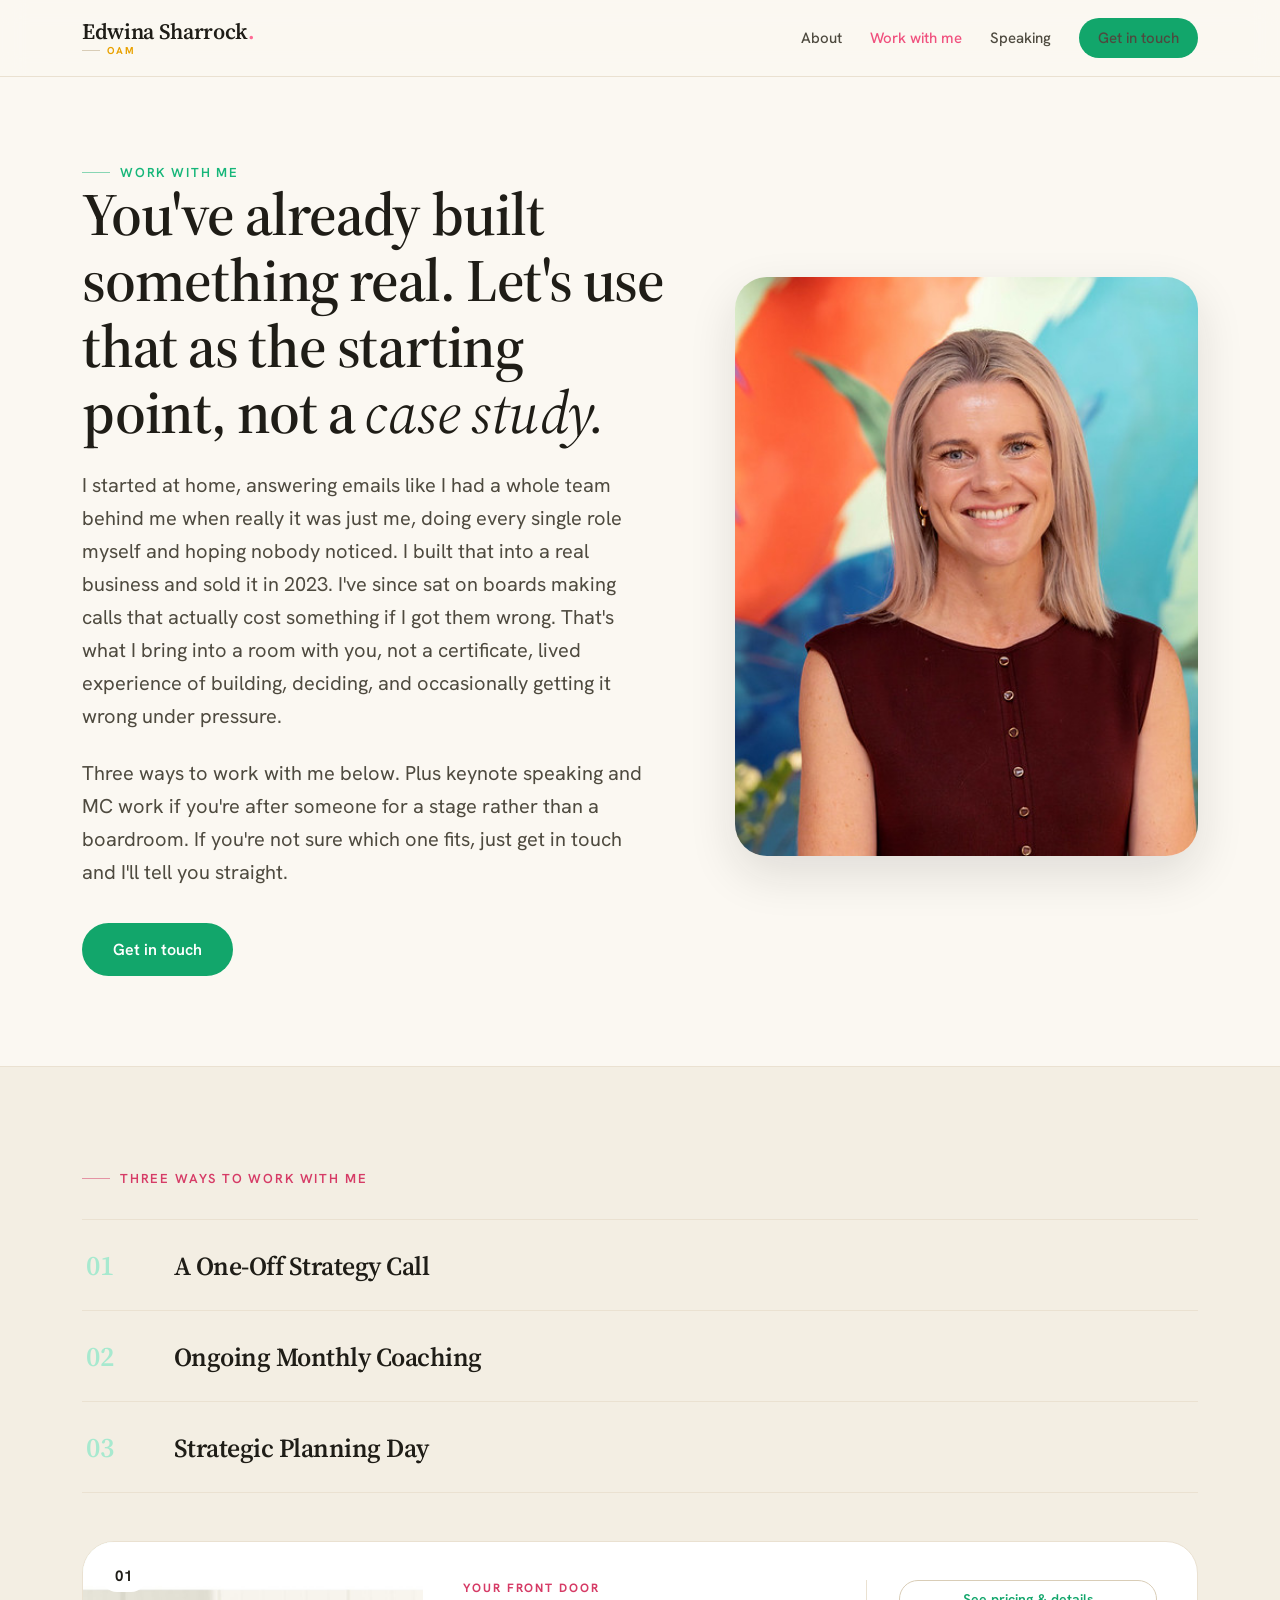
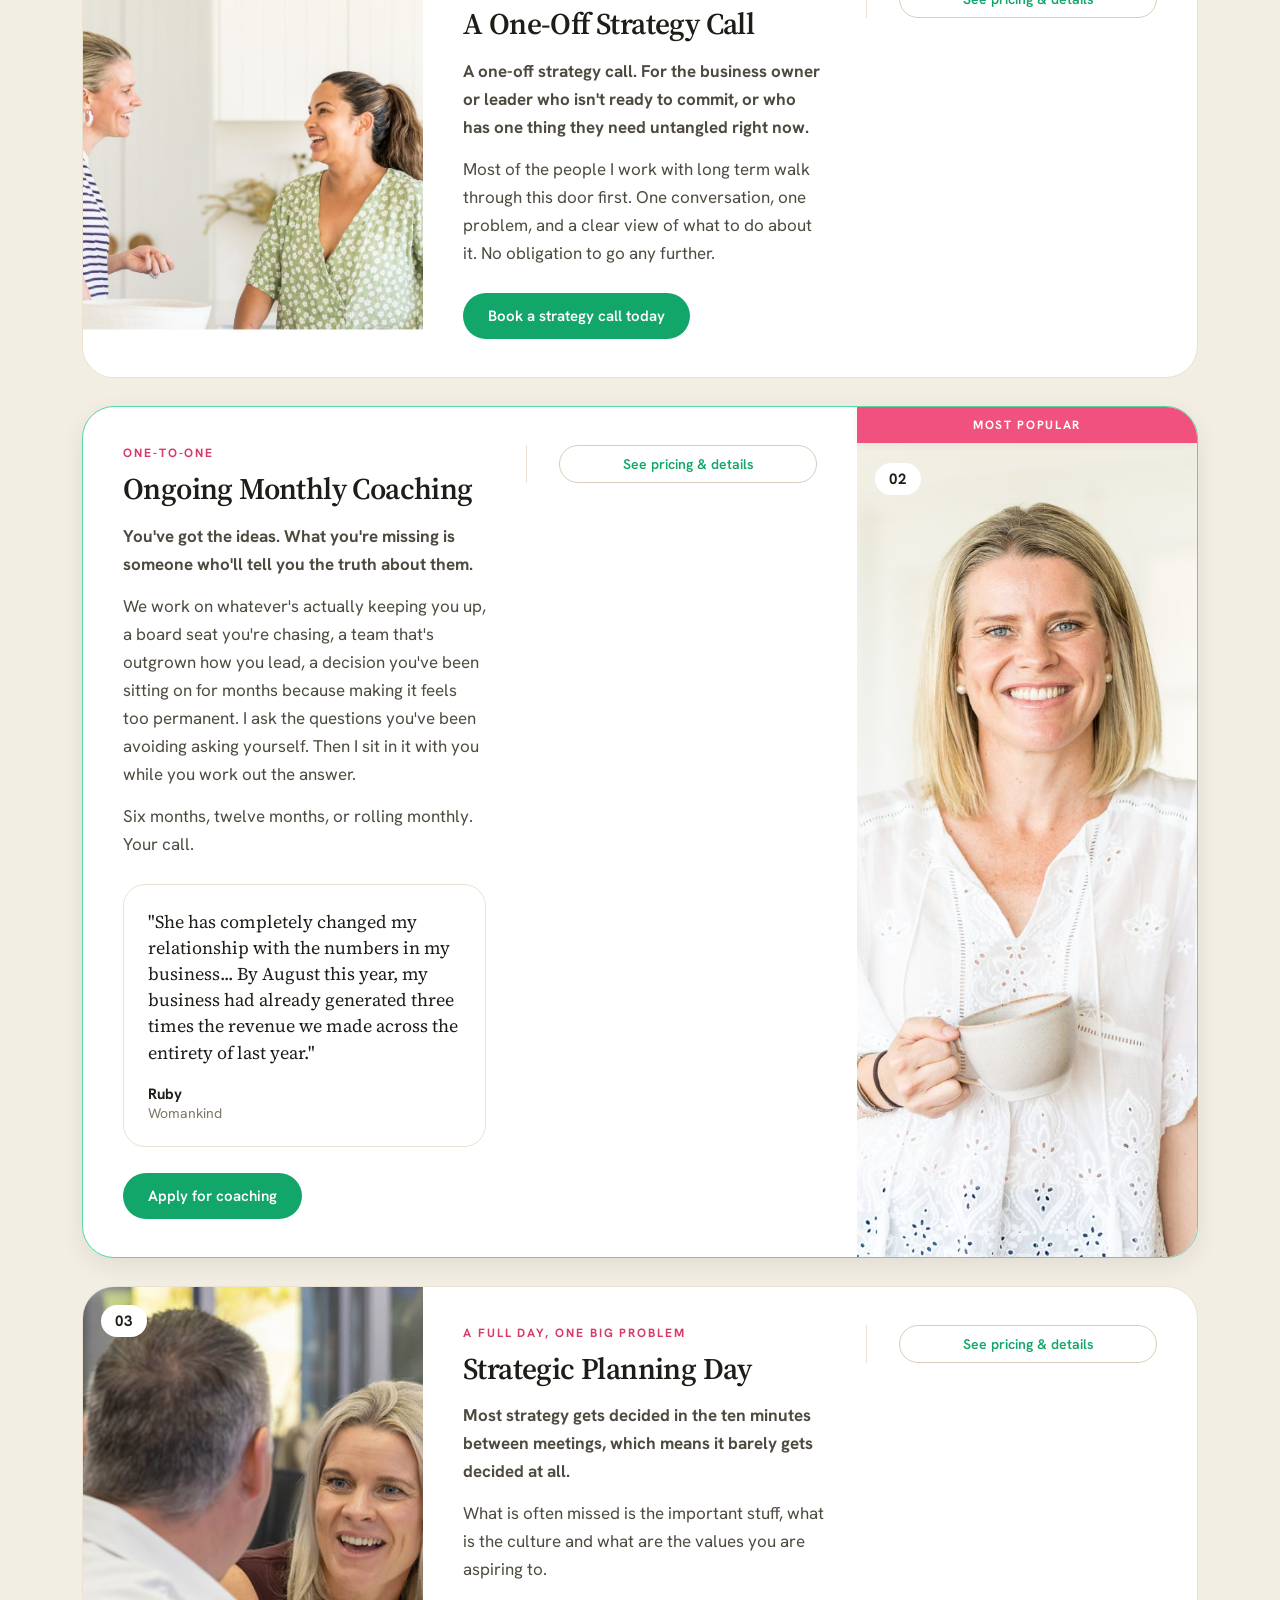
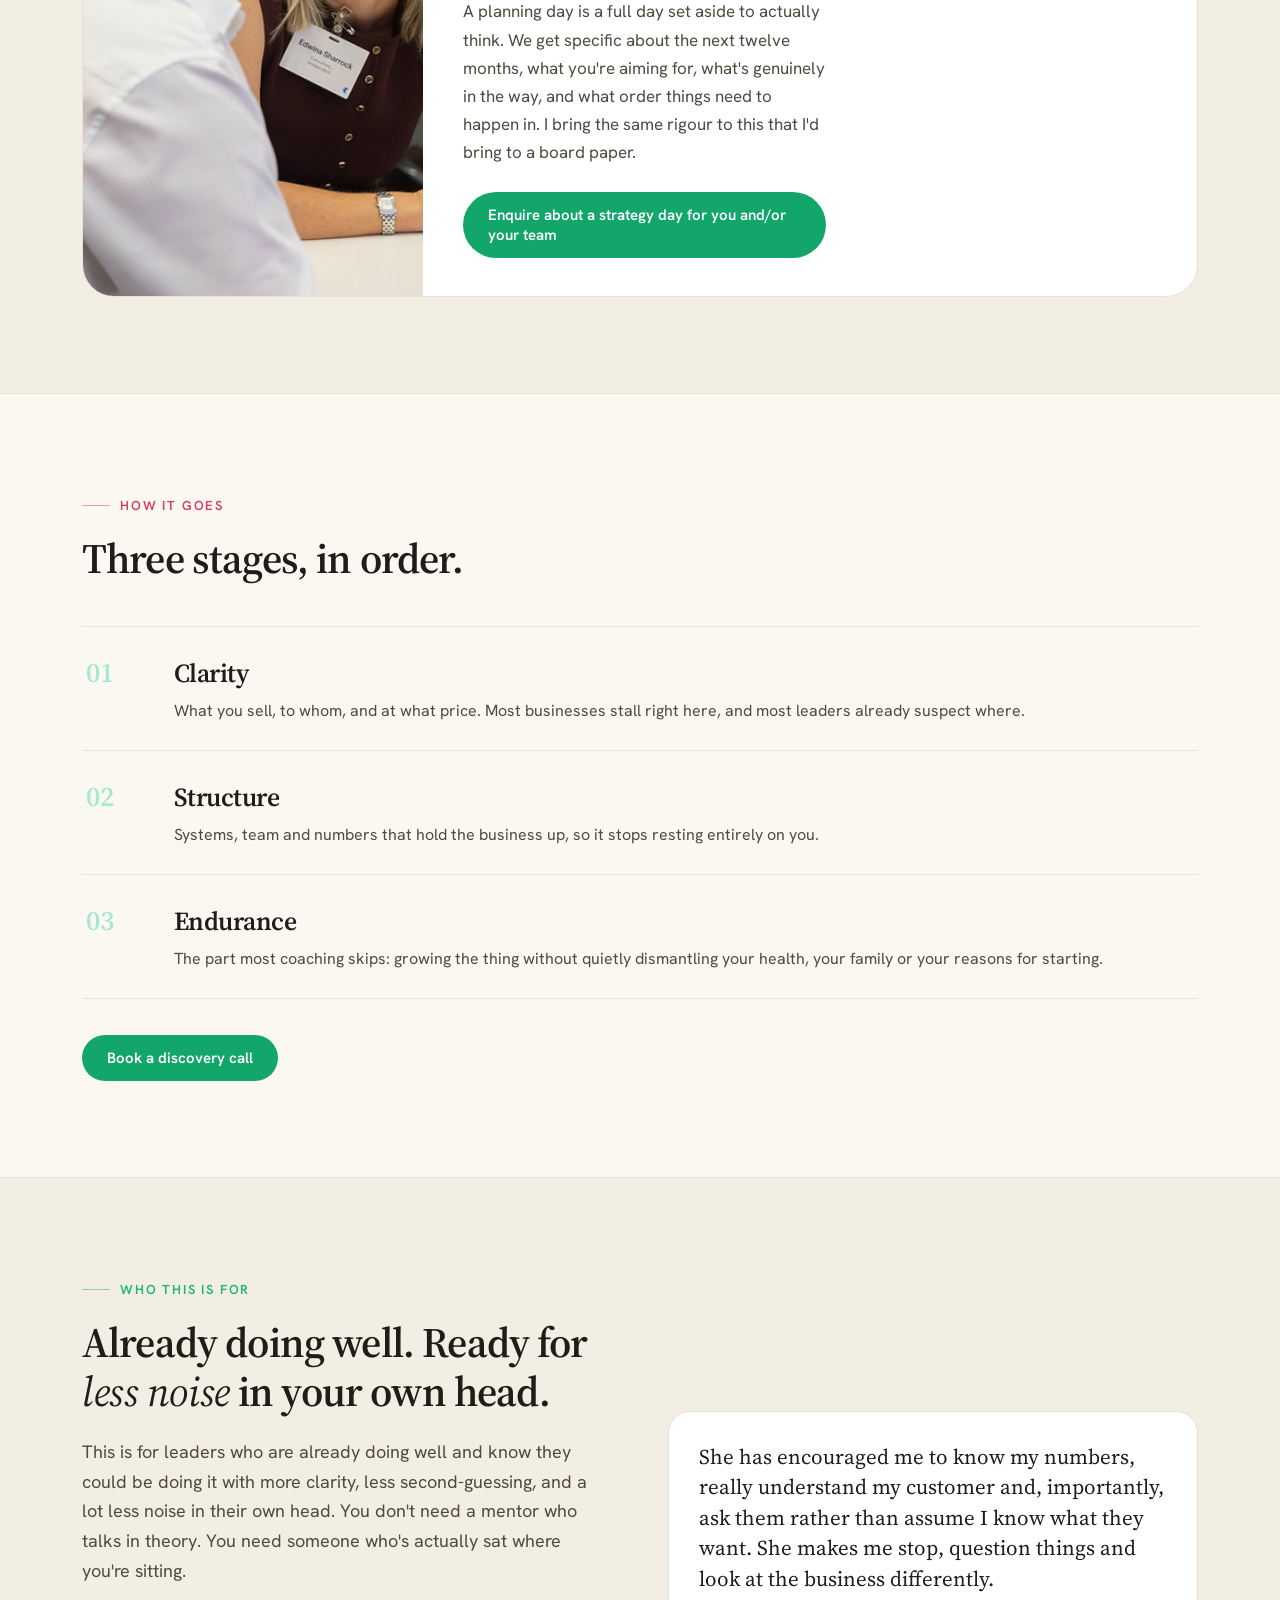
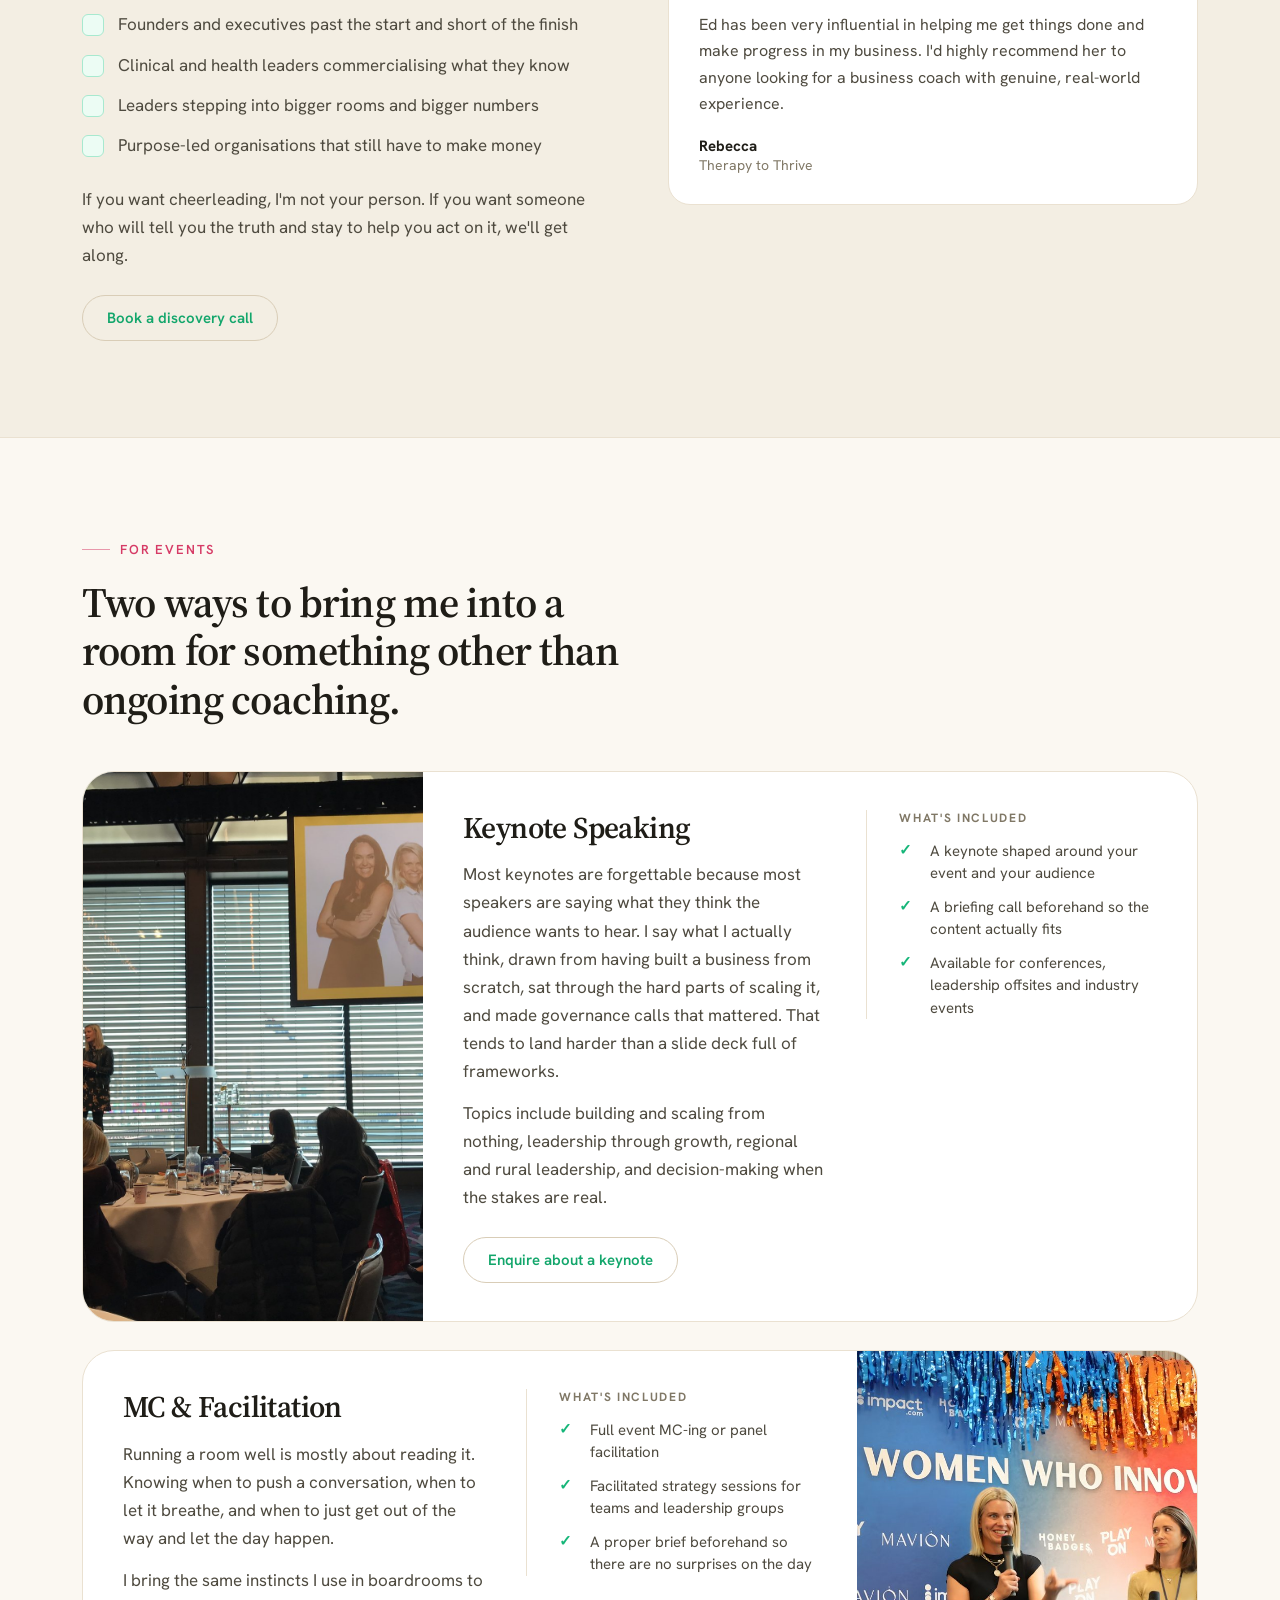
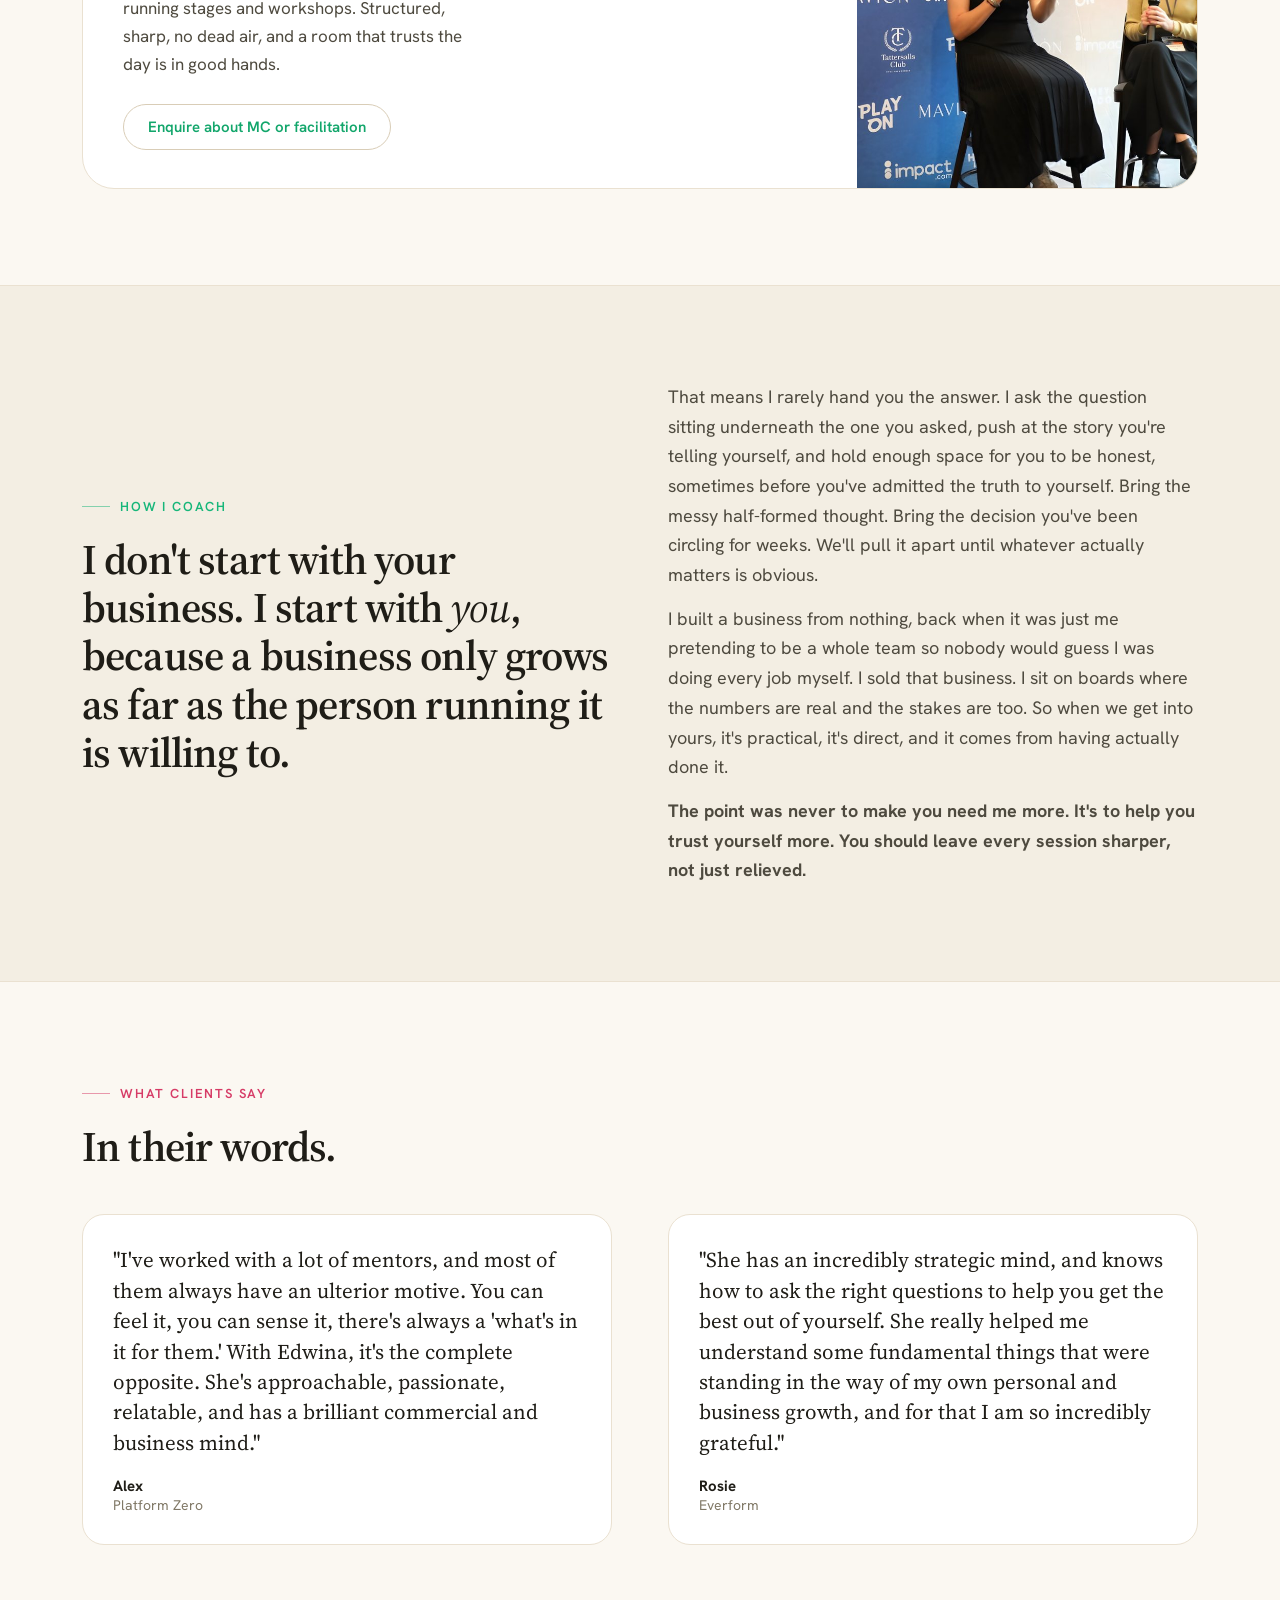
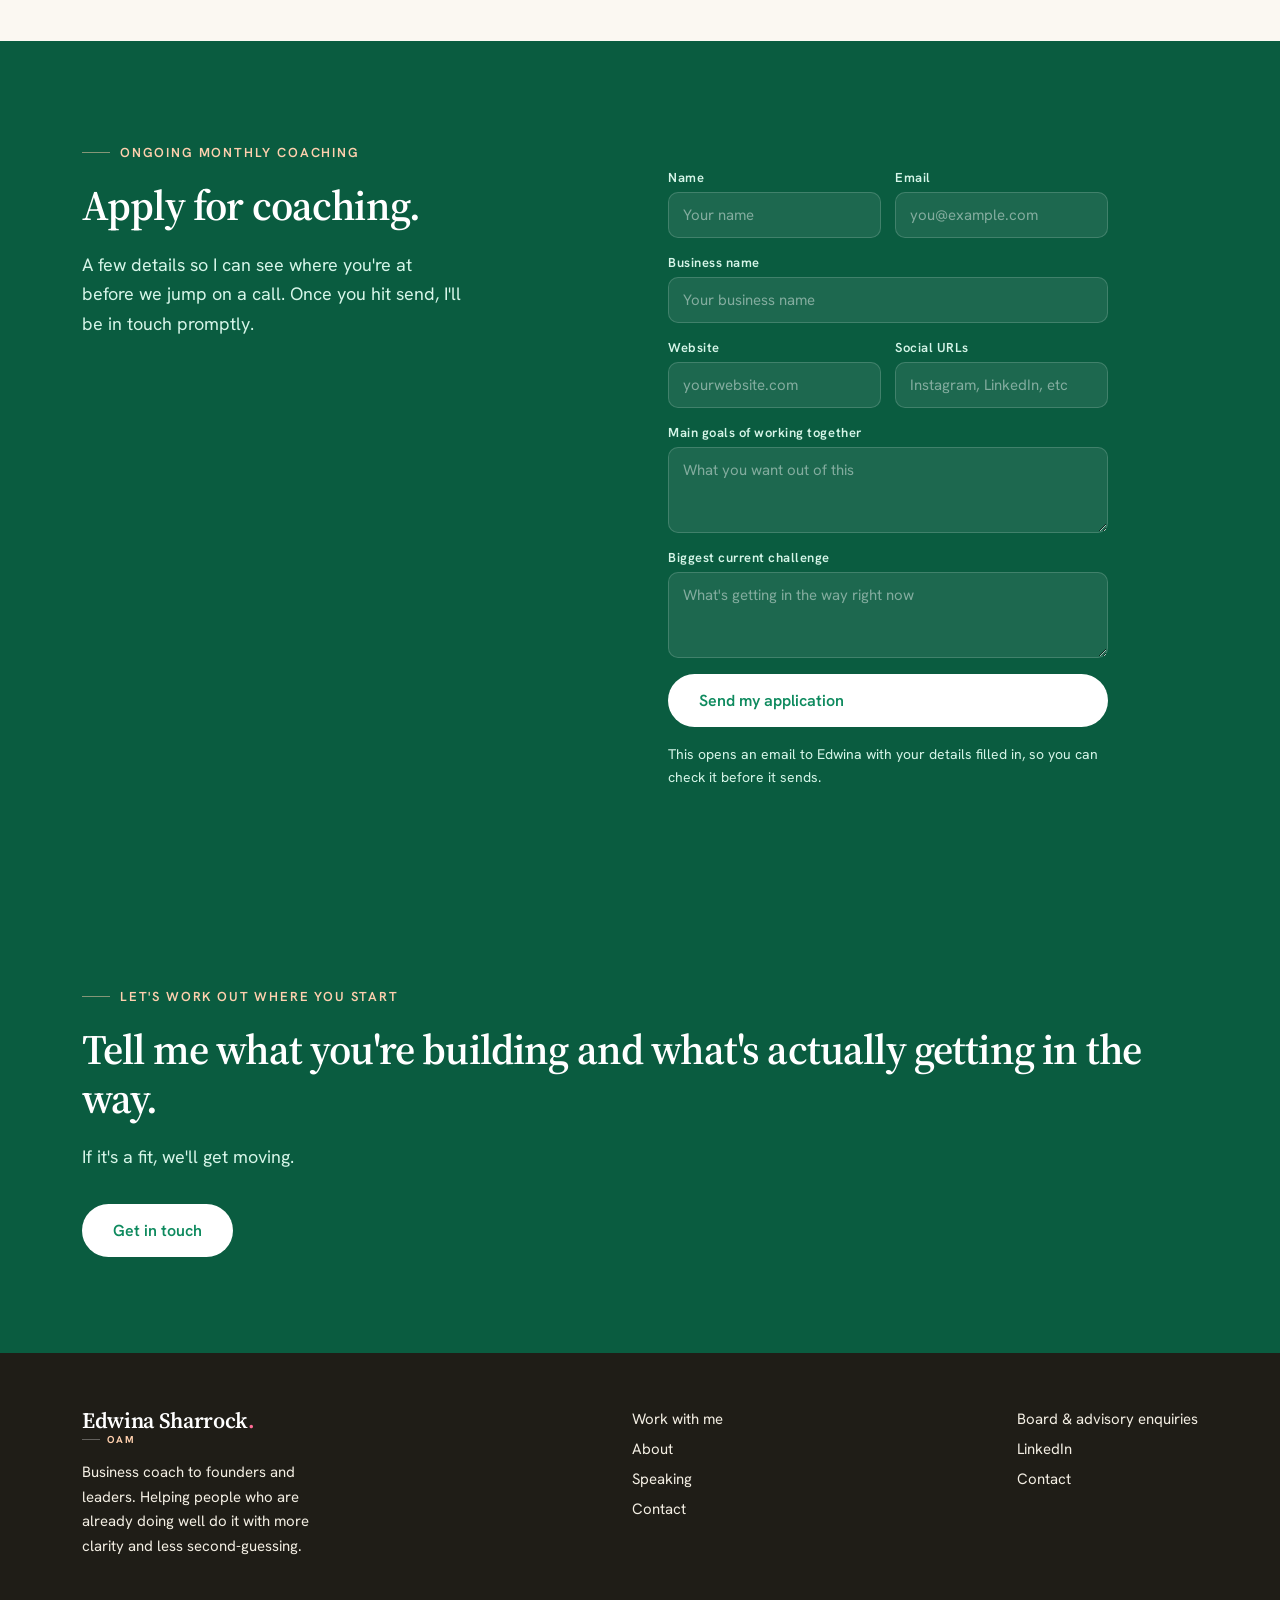
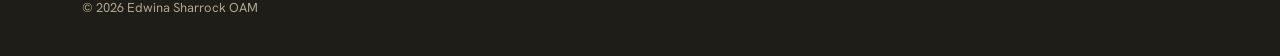
<file: work-with-me.html>
<!DOCTYPE html>
<html lang="en-AU"><head>
<meta charset="utf-8">
<meta name="viewport" content="width=device-width, initial-scale=1">
<title>Work with me | Edwina Sharrock OAM</title>
<link rel="stylesheet" href="styles.css">
<link rel="stylesheet" href="site.css">
</head>
<body>
<header class="nav">
  <div class="wrap">
    <a class="mark" href="index.html"><b>Edwina Sharrock<span>.</span></b><i><em></em><s>OAM</s></i></a>
    <button type="button" class="nav-toggle" id="nav-toggle" aria-label="Menu" aria-expanded="false"><span></span><span></span><span></span></button>
    <nav class="navlinks" id="nav-links">
      <a href="index.html#about">About</a>
      <a class="on" href="work-with-me.html">Work with me</a>
      <a href="speaking.html">Speaking</a>
      <a class="btn btn-primary btn-sm" href="#contact">Get in touch</a>
    </nav>
  </div>
</header>
<script>
(function(){
  var toggle = document.getElementById("nav-toggle");
  var links = document.getElementById("nav-links");
  if (!toggle || !links) return;
  toggle.addEventListener("click", function(){
    var open = links.classList.toggle("open");
    toggle.classList.toggle("open", open);
    toggle.setAttribute("aria-expanded", open ? "true" : "false");
  });
  links.querySelectorAll("a").forEach(function(a){
    a.addEventListener("click", function(){
      links.classList.remove("open");
      toggle.classList.remove("open");
      toggle.setAttribute("aria-expanded", "false");
    });
  });
})();
</script>
<main>

<section class="hero">
  <div class="wrap hero-grid">
    <div>
      <span class="eyebrow">Work with me</span>
      <h1>You've already built something real. Let's use that as the starting point, not a <em class="serif">case study.</em></h1>
      <p class="lede">I started at home, answering emails like I had a whole team behind me when really it was just me, doing every single role myself and hoping nobody noticed. I built that into a real business and sold it in 2023. I've since sat on boards making calls that actually cost something if I got them wrong. That's what I bring into a room with you, not a certificate, lived experience of building, deciding, and occasionally getting it wrong under pressure.</p>
      <p class="lede">Three ways to work with me below. Plus keynote speaking and MC work if you're after someone for a stage rather than a boardroom. If you're not sure which one fits, just get in touch and I'll tell you straight.</p>
      <div class="cta-row"><a class="btn btn-primary btn-lg" href="#contact">Get in touch</a></div>
    </div>
    <div class="hero-img" style="aspect-ratio:4/5;align-self:center"><img src="assets/img/edwina-mural-maroon.jpg" alt="Edwina Sharrock"></div>
  </div>
</section>

<section class="band">
  <div class="wrap">
    <span class="eyebrow pink">Three ways to work with me</span>
    <div class="topics" style="margin-top:32px">
      <div class="topic"><span class="n">01</span><div><h3>A One-Off Strategy Call</h3></div></div>
      <div class="topic"><span class="n">02</span><div><h3>Ongoing Monthly Coaching</h3></div></div>
      <div class="topic"><span class="n">03</span><div><h3>Strategic Planning Day</h3></div></div>
    </div>

    <div class="offers">

      <div class="offer">
        <div class="offer-img"><img src="assets/img/edwina-with-client.jpg" alt=""><span class="n">01</span></div>
        <div class="offer-body">
          <div>
            <span class="offer-kicker">Your front door</span>
            <h3>A One-Off Strategy Call</h3>
            <p><strong>A one-off strategy call. For the business owner or leader who isn't ready to commit, or who has one thing they need untangled right now.</strong></p>
            <p>Most of the people I work with long term walk through this door first. One conversation, one problem, and a clear view of what to do about it. No obligation to go any further.</p>
            <div class="cta-row" style="margin-top:26px"><a class="btn btn-primary" href="https://calendly.com/edwinasharrock/book-one-hour-strategy-session-with-edwina-via-zoom" target="_blank" rel="noopener">Book a strategy call today</a></div>
          </div>
          <div class="offer-side offer-reveal">
            <button type="button" class="btn btn-secondary btn-sm offer-reveal-btn">See pricing &amp; details</button>
            <div class="offer-details" hidden>
              <small>What's included</small>
              <ul class="incl">
                <li>One session on the single thing you need untangled right now</li>
                <li>Straight answers, not a sales conversation dressed up as coaching</li>
                <li>Written summary and next steps after the call</li>
              </ul>
              <div class="offer-price">$1,500<span>One-off · GST inclusive</span></div>
            </div>
          </div>
        </div>
      </div>

      <div class="offer alt offer-popular">
        <div class="offer-img"><span class="offer-popular-banner">Most popular</span><img src="assets/img/edwina-mug-portrait.jpg" alt="Edwina Sharrock at her desk" style="object-position:70% 18%"><span class="n">02</span></div>
        <div class="offer-body">
          <div>
            <span class="offer-kicker">One-to-one</span>
            <h3>Ongoing Monthly Coaching</h3>
            <p><strong>You've got the ideas. What you're missing is someone who'll tell you the truth about them.</strong></p>
            <p>We work on whatever's actually keeping you up, a board seat you're chasing, a team that's outgrown how you lead, a decision you've been sitting on for months because making it feels too permanent. I ask the questions you've been avoiding asking yourself. Then I sit in it with you while you work out the answer.</p>
            <p>Six months, twelve months, or rolling monthly. Your call.</p>
            <div class="quote" style="margin-top:26px;padding:24px">
              <blockquote style="font-size:18px">"She has completely changed my relationship with the numbers in my business... By August this year, my business had already generated three times the revenue we made across the entirety of last year."</blockquote>
              <footer><b>Ruby</b>Womankind</footer>
            </div>
            <div class="cta-row" style="margin-top:26px"><a class="btn btn-primary" href="#apply">Apply for coaching</a></div>
          </div>
          <div class="offer-side offer-reveal">
            <button type="button" class="btn btn-secondary btn-sm offer-reveal-btn">See pricing &amp; details</button>
            <div class="offer-details" hidden>
              <small>What's included</small>
              <ul class="incl">
                <li>60 minute one to one sessions fortnightly</li>
                <li>Time spent on what's live for you right now, no set curriculum you're forced to follow</li>
                <li>A clear plan sent after each session so nothing you decide gets lost, with accountability follow ups</li>
              </ul>
              <div class="offer-price">$3,600<span>Per month · rolling, six or twelve months</span></div>
            </div>
          </div>
        </div>
      </div>

      <div class="offer">
        <div class="offer-img"><img src="assets/img/edwina-strategy-day.jpg" alt=""><span class="n">03</span></div>
        <div class="offer-body">
          <div>
            <span class="offer-kicker">A full day, one big problem</span>
            <h3>Strategic Planning Day</h3>
            <p><strong>Most strategy gets decided in the ten minutes between meetings, which means it barely gets decided at all.</strong></p>
            <p>What is often missed is the important stuff, what is the culture and what are the values you are aspiring to.</p>
            <p>A planning day is a full day set aside to actually think. We get specific about the next twelve months, what you're aiming for, what's genuinely in the way, and what order things need to happen in. I bring the same rigour to this that I'd bring to a board paper.</p>
            <div class="cta-row" style="margin-top:26px"><a class="btn btn-primary" href="#contact">Enquire about a strategy day for you and/or your team</a></div>
          </div>
          <div class="offer-side offer-reveal">
            <button type="button" class="btn btn-secondary btn-sm offer-reveal-btn">See pricing &amp; details</button>
            <div class="offer-details" hidden>
              <small>What's included</small>
              <ul class="incl">
                <li>A full day, just you or with your leadership team</li>
                <li>A session built entirely around your business, no template pulled off a shelf</li>
                <li>A written plan you leave with, something you'll actually open again</li>
              </ul>
              <div class="offer-price">$10,000<span>Full day · limited dates each quarter</span></div>
            </div>
          </div>
        </div>
      </div>

    </div>
  </div>
</section>

<section>
  <div class="wrap">
    <span class="eyebrow pink">How it goes</span>
    <h2 style="margin-top:20px">Three stages, in order.</h2>
    <div class="topics" style="margin-top:44px">
      <div class="topic"><span class="n">01</span><div><h3>Clarity</h3><p>What you sell, to whom, and at what price. Most businesses stall right here, and most leaders already suspect where.</p></div></div>
      <div class="topic"><span class="n">02</span><div><h3>Structure</h3><p>Systems, team and numbers that hold the business up, so it stops resting entirely on you.</p></div></div>
      <div class="topic"><span class="n">03</span><div><h3>Endurance</h3><p>The part most coaching skips: growing the thing without quietly dismantling your health, your family or your reasons for starting.</p></div></div>
    </div>
    <div class="cta-row" style="margin-top:36px"><a class="btn btn-primary" href="https://calendly.com/edwinasharrock/coaching-with-edwina-discovery-call" target="_blank" rel="noopener">Book a discovery call</a></div>
  </div>
</section>

<section class="band">
  <div class="wrap grid-2">
    <div>
      <span class="eyebrow">Who this is for</span>
      <h2 style="margin-top:20px">Already doing well. Ready for <em class="serif">less noise</em> in your own head.</h2>
      <p style="margin-top:22px;font-size:18px">This is for leaders who are already doing well and know they could be doing it with more clarity, less second-guessing, and a lot less noise in their own head. You don't need a mentor who talks in theory. You need someone who's actually sat where you're sitting.</p>
      <ul class="list">
        <li>Founders and executives past the start and short of the finish</li>
        <li>Clinical and health leaders commercialising what they know</li>
        <li>Leaders stepping into bigger rooms and bigger numbers</li>
        <li>Purpose-led organisations that still have to make money</li>
      </ul>
      <p style="margin-top:26px;font-size:17px">If you want cheerleading, I'm not your person. If you want someone who will tell you the truth and stay to help you act on it, we'll get along.</p>
      <div class="cta-row" style="margin-top:26px"><a class="btn btn-secondary" href="https://calendly.com/edwinasharrock/coaching-with-edwina-discovery-call" target="_blank" rel="noopener">Book a discovery call</a></div>
    </div>
    <div class="quote">
      <blockquote>She has encouraged me to know my numbers, really understand my customer and, importantly, ask them rather than assume I know what they want. She makes me stop, question things and look at the business differently.</blockquote>
      <p style="margin:0;font-size:16px">Ed has been very influential in helping me get things done and make progress in my business. I'd highly recommend her to anyone looking for a business coach with genuine, real-world experience.</p>
      <footer><b>Rebecca</b>Therapy to Thrive</footer>
    </div>
  </div>
</section>

<section id="events">
  <div class="wrap">
    <span class="eyebrow pink">For events</span>
    <h2 style="margin-top:20px;max-width:26ch">Two ways to bring me into a room for something other than ongoing coaching.</h2>

    <div class="offers">
      <div class="offer">
        <div class="offer-img"><img src="assets/img/edwina-keynote.jpg" alt=""></div>
        <div class="offer-body">
          <div>
            <h3>Keynote Speaking</h3>
            <p>Most keynotes are forgettable because most speakers are saying what they think the audience wants to hear. I say what I actually think, drawn from having built a business from scratch, sat through the hard parts of scaling it, and made governance calls that mattered. That tends to land harder than a slide deck full of frameworks.</p>
            <p>Topics include building and scaling from nothing, leadership through growth, regional and rural leadership, and decision-making when the stakes are real.</p>
            <div class="cta-row" style="margin-top:26px"><a class="btn btn-secondary" href="speaking.html">Enquire about a keynote</a></div>
          </div>
          <div class="offer-side">
            <small>What's included</small>
            <ul class="incl">
              <li>A keynote shaped around your event and your audience</li>
              <li>A briefing call beforehand so the content actually fits</li>
              <li>Available for conferences, leadership offsites and industry events</li>
            </ul>
          </div>
        </div>
      </div>

      <div class="offer alt">
        <div class="offer-img"><img src="assets/img/edwina-women-who-innovate.jpg" alt=""></div>
        <div class="offer-body">
          <div>
            <h3>MC &amp; Facilitation</h3>
            <p>Running a room well is mostly about reading it. Knowing when to push a conversation, when to let it breathe, and when to just get out of the way and let the day happen.</p>
            <p>I bring the same instincts I use in boardrooms to running stages and workshops. Structured, sharp, no dead air, and a room that trusts the day is in good hands.</p>
            <div class="cta-row" style="margin-top:26px"><a class="btn btn-secondary" href="speaking.html">Enquire about MC or facilitation</a></div>
          </div>
          <div class="offer-side">
            <small>What's included</small>
            <ul class="incl">
              <li>Full event MC-ing or panel facilitation</li>
              <li>Facilitated strategy sessions for teams and leadership groups</li>
              <li>A proper brief beforehand so there are no surprises on the day</li>
            </ul>
          </div>
        </div>
      </div>
    </div>
  </div>
</section>

<section class="band">
  <div class="wrap grid-2">
    <div>
      <span class="eyebrow">How I coach</span>
      <h2 style="margin-top:20px">I don't start with your business. I start with <em class="serif">you</em>, because a business only grows as far as the person running it is willing to.</h2>
    </div>
    <div class="stack">
      <p style="font-size:18px;margin:0">That means I rarely hand you the answer. I ask the question sitting underneath the one you asked, push at the story you're telling yourself, and hold enough space for you to be honest, sometimes before you've admitted the truth to yourself. Bring the messy half-formed thought. Bring the decision you've been circling for weeks. We'll pull it apart until whatever actually matters is obvious.</p>
      <p style="font-size:18px;margin:0">I built a business from nothing, back when it was just me pretending to be a whole team so nobody would guess I was doing every job myself. I sold that business. I sit on boards where the numbers are real and the stakes are too. So when we get into yours, it's practical, it's direct, and it comes from having actually done it.</p>
      <p style="font-size:18px;margin:0"><strong>The point was never to make you need me more. It's to help you trust yourself more. You should leave every session sharper, not just relieved.</strong></p>
    </div>
  </div>
</section>

<section>
  <div class="wrap">
    <span class="eyebrow pink">What clients say</span>
    <h2 style="margin-top:20px">In their words.</h2>
    <div class="grid-2" style="margin-top:44px;align-items:stretch">
      <div class="quote">
        <blockquote>"I've worked with a lot of mentors, and most of them always have an ulterior motive. You can feel it, you can sense it, there's always a 'what's in it for them.' With Edwina, it's the complete opposite. She's approachable, passionate, relatable, and has a brilliant commercial and business mind."</blockquote>
        <footer><b>Alex</b>Platform Zero</footer>
      </div>
      <div class="quote">
        <blockquote>"She has an incredibly strategic mind, and knows how to ask the right questions to help you get the best out of yourself. She really helped me understand some fundamental things that were standing in the way of my own personal and business growth, and for that I am so incredibly grateful."</blockquote>
        <footer><b>Rosie</b>Everform</footer>
      </div>
    </div>
  </div>
</section>

<section id="apply" class="dark">
  <div class="wrap grid-2" style="align-items:start">
    <div>
      <span class="eyebrow on-dark">Ongoing Monthly Coaching</span>
      <h2 style="margin-top:20px">Apply for coaching.</h2>
      <p style="margin-top:20px;font-size:18px;max-width:38ch">A few details so I can see where you're at before we jump on a call. Once you hit send, I'll be in touch promptly.</p>
    </div>
    <div id="coaching-apply-wrap">
      <form class="form" id="coaching-apply">
        <div class="row">
          <div class="field">
            <label for="ca-name">Name</label>
            <input id="ca-name" name="name" type="text" placeholder="Your name" required>
          </div>
          <div class="field">
            <label for="ca-email">Email</label>
            <input id="ca-email" name="email" type="email" placeholder="you@example.com" required>
          </div>
        </div>
        <div class="field">
          <label for="ca-business">Business name</label>
          <input id="ca-business" name="business" type="text" placeholder="Your business name">
        </div>
        <div class="row">
          <div class="field">
            <label for="ca-website">Website</label>
            <input id="ca-website" name="website" type="text" placeholder="yourwebsite.com">
          </div>
          <div class="field">
            <label for="ca-social">Social URLs</label>
            <input id="ca-social" name="social" type="text" placeholder="Instagram, LinkedIn, etc">
          </div>
        </div>
        <div class="field">
          <label for="ca-goals">Main goals of working together</label>
          <textarea id="ca-goals" name="goals" rows="3" placeholder="What you want out of this"></textarea>
        </div>
        <div class="field">
          <label for="ca-challenge">Biggest current challenge</label>
          <textarea id="ca-challenge" name="challenge" rows="3" placeholder="What's getting in the way right now"></textarea>
        </div>
        <button type="submit" class="btn btn-light btn-lg">Send my application</button>
        <p class="form-note">This opens an email to Edwina with your details filled in, so you can check it before it sends.</p>
      </form>
      <div id="coaching-apply-done" hidden>
        <p style="font-size:18px;color:var(--paper-0);max-width:38ch">Thanks, that's landed with me. I'll be in touch promptly.</p>
      </div>
    </div>
  </div>
</section>
<script>
document.getElementById('coaching-apply').addEventListener('submit', function(e){
  e.preventDefault();
  var name = this.name.value, email = this.email.value, business = this.business.value,
      website = this.website.value, social = this.social.value, goals = this.goals.value, challenge = this.challenge.value;
  var subject = 'Coaching application from ' + name;
  var body = 'Name: ' + name + '\nEmail: ' + email + '\nBusiness: ' + business + '\nWebsite: ' + website + '\nSocial: ' + social +
    '\n\nMain goals of working together:\n' + goals + '\n\nBiggest current challenge:\n' + challenge;
  window.location.href = 'mailto:edwinasharrock@gmail.com?subject=' + encodeURIComponent(subject) + '&body=' + encodeURIComponent(body);
  document.getElementById('coaching-apply').hidden = true;
  document.getElementById('coaching-apply-done').hidden = false;
});
</script>

<section id="contact" class="dark">
  <div class="wrap">
    <div>
      <span class="eyebrow on-dark">Let's work out where you start</span>
      <h2 style="margin-top:20px">Tell me what you're building and what's actually getting in the way.</h2>
      <p style="margin-top:20px;font-size:18px;max-width:38ch">If it's a fit, we'll get moving.</p>
      <div class="cta-row" style="margin-top:32px"><a class="btn btn-light btn-lg" href="mailto:edwinasharrock@gmail.com">Get in touch</a></div>
    </div>
  </div>
</section>
<script>
document.addEventListener('click', function(e){
  var btn = e.target.closest('.offer-reveal-btn');
  if (!btn) return;
  var details = btn.nextElementSibling;
  if (!details) return;
  details.hidden = false;
  btn.remove();
});
</script>
</main>

<footer class="foot">
  <div class="wrap">
    <div class="stack">
      <span class="mark"><b>Edwina Sharrock<span>.</span></b><i><em></em><s>OAM</s></i></span>
      <p style="max-width:32ch;margin:0;font-size:15px;color:var(--paper-2)">Business coach to founders and leaders. Helping people who are already doing well do it with more clarity and less second-guessing.</p>
    </div>
    <nav><a href="work-with-me.html">Work with me</a><a href="index.html#about">About</a><a href="speaking.html">Speaking</a><a href="#contact">Contact</a></nav>
    <nav><a href="index.html#contact">Board &amp; advisory enquiries</a><a href="https://www.linkedin.com/in/edwina-sharrock/" target="_blank" rel="noopener">LinkedIn</a><a href="index.html#general-contact">Contact</a></nav>
  </div>
  <div class="wrap"><small>&copy; 2026 Edwina Sharrock OAM</small></div>
</footer>
</body></html>
</file>
<file: styles.css>
/* ============================================================
   EDWINA SHARROCK OAM — DESIGN SYSTEM
   Root stylesheet. Consumers link this one file.
   Imports only — no rules live here.
   ============================================================ */

@import url('./tokens/fonts.css');
@import url('./tokens/colors.css');
@import url('./tokens/semantic.css');
@import url('./tokens/typography.css');
@import url('./tokens/layout.css');
</file>
<file: site.css>
*{box-sizing:border-box}html,body{margin:0}html{scroll-behavior:smooth}
body{background:var(--bg-page);color:var(--text-primary);font-family:var(--font-sans);-webkit-font-smoothing:antialiased}
::selection{background:var(--blossom-300);color:var(--ink)}
a{color:var(--emerald-700);text-decoration:none}a:hover{color:var(--emerald-800);text-decoration:underline}
img{max-width:100%}
.wrap{max-width:1180px;margin:0 auto;padding:0 32px}
/* nav */
.nav{position:sticky;top:0;z-index:50;background:rgba(251,248,242,.86);backdrop-filter:blur(12px);border-bottom:1px solid var(--border)}
.nav .wrap{height:76px;display:flex;align-items:center;justify-content:space-between;gap:32px}
.mark{display:inline-flex;flex-direction:column;gap:2px}
.mark b{font-family:var(--font-serif);font-weight:600;font-size:22px;letter-spacing:-.015em;color:var(--ink);line-height:1;white-space:nowrap}
.mark b span{color:var(--blossom-500)}
.mark i{display:flex;align-items:center;gap:7px;font-style:normal}
.mark i em{height:1px;width:18px;background:var(--border-strong);font-style:normal}
.mark i s{text-decoration:none;font-family:var(--font-sans);font-weight:700;font-size:10px;letter-spacing:.22em;color:var(--ochre-deep)}
.navlinks{display:flex;align-items:center;gap:28px}
.navlinks a{font-size:15px;font-weight:500;color:var(--ink-soft)}
.navlinks a:hover{color:var(--blossom-600);text-decoration:none}
.navlinks a.on{color:var(--blossom-600)}
.nav-toggle{display:none;background:none;border:0;cursor:pointer;padding:8px;margin:-8px;flex-direction:column;justify-content:center;gap:5px}
.nav-toggle span{display:block;width:22px;height:2px;background:var(--ink);border-radius:2px;transition:transform .2s ease,opacity .2s ease}
.nav-toggle.open span:nth-child(1){transform:translateY(7px) rotate(45deg)}
.nav-toggle.open span:nth-child(2){opacity:0}
.nav-toggle.open span:nth-child(3){transform:translateY(-7px) rotate(-45deg)}
@media (max-width:820px){
  .nav-toggle{display:flex}
  .navlinks{position:fixed;top:76px;left:0;right:0;background:var(--paper-0);border-bottom:1px solid var(--border);flex-direction:column;align-items:flex-start;gap:0;padding:0 32px;max-height:0;overflow:hidden;transition:max-height .25s ease}
  .navlinks.open{max-height:420px;padding:8px 32px 24px}
  .navlinks a{width:100%;padding:14px 0;border-bottom:1px solid var(--border);font-size:16px}
  .navlinks a.btn{width:auto;margin-top:16px;border-bottom:0}
}
/* buttons */
.btn{font-family:var(--font-sans);font-weight:600;font-size:15px;display:inline-flex;align-items:center;gap:9px;border:1px solid transparent;cursor:pointer;border-radius:var(--radius-pill);padding:12px 24px;transition:all .16s var(--ease-out)}
.btn:hover{text-decoration:none}
.btn-primary{background:var(--emerald-700);color:var(--paper-0)}.btn-primary:hover{background:var(--emerald-800);color:var(--paper-0)}
.btn-secondary{background:transparent;color:var(--emerald-700);border-color:var(--border-strong)}.btn-secondary:hover{background:var(--emerald-050);border-color:var(--emerald-400)}
.btn-light{background:var(--paper-0);color:var(--emerald-800)}.btn-light:hover{background:var(--white);color:var(--emerald-900)}
.btn-lg{font-size:16px;padding:15px 30px}
.btn-sm{font-size:14px;padding:9px 18px}
/* type */
.eyebrow{display:inline-flex;align-items:center;gap:10px;font-size:13px;font-weight:600;letter-spacing:.14em;text-transform:uppercase;color:var(--emerald-600)}
.eyebrow::before{content:"";height:1px;width:28px;background:currentColor;opacity:.5}
.eyebrow.pink{color:var(--blossom-700)}.eyebrow.on-dark{color:var(--peach-300)}
h1,h2,h3{font-family:var(--font-display);color:var(--ink);letter-spacing:-.02em;margin:0}
h1{font-weight:600;font-size:60px;line-height:1.1}
h2{font-weight:600;font-size:42px;line-height:1.15}
h3{font-weight:600;font-size:24px;line-height:1.22}
em.serif{font-family:var(--font-serif);font-style:italic;font-weight:400;letter-spacing:-.01em}
.mark b{letter-spacing:-.015em}
.lede{font-size:20px;line-height:1.65;color:var(--text-secondary);margin:24px 0 0;max-width:52ch}
p{line-height:1.65;color:var(--text-secondary)}
.hl{background:var(--sunny-300);padding:0 10px;border-radius:10px;display:inline-block;transform:rotate(-1.5deg);line-height:1.02}
.hl-pink{background:var(--blossom-300)}
section{padding:96px 0}
.band{background:var(--bg-band);border-top:1px solid var(--border);border-bottom:1px solid var(--border)}
.dark{background:var(--emerald-900);color:var(--paper-1)}
.dark h2,.dark h3{color:var(--paper-0)}.dark p{color:var(--emerald-100)}
/* hero */
.hero{padding:80px 0 90px}
.hero-grid{display:grid;grid-template-columns:1.12fr .88fr;gap:64px;align-items:center}
.hero-img{border-radius:var(--radius-xl);overflow:hidden;box-shadow:var(--shadow-lg);aspect-ratio:4/5}
.hero-img img{width:100%;height:100%;object-fit:cover;display:block}
.cta-row{display:flex;gap:14px;margin-top:34px;flex-wrap:wrap}
.badge{position:relative;margin-top:-56px;margin-left:-20px;background:var(--paper-0);border:1px solid var(--border);border-radius:var(--radius-lg);box-shadow:var(--shadow-md);padding:14px 18px;width:fit-content}
.badge b{display:block;font-size:14px;color:var(--ink)}
.badge span{font-size:13px;color:var(--text-muted)}
/* press */
.press{padding:34px 0}
.press .wrap{display:flex;flex-direction:column;gap:18px;align-items:center}
.press small{font-size:12px;font-weight:700;letter-spacing:.2em;text-transform:uppercase;color:var(--text-muted)}
.press-row{display:flex;flex-wrap:wrap;gap:14px;justify-content:center}
.logo-slot{height:52px;min-width:150px;display:flex;align-items:center;justify-content:center;border:1px dashed var(--border-strong);border-radius:12px;font-size:13px;color:var(--ink-faint);background:var(--paper-0)}
/* grids */
.grid-3{display:grid;grid-template-columns:repeat(3,1fr);gap:28px}
.grid-2{display:grid;grid-template-columns:1fr 1fr;gap:56px;align-items:center}
.card{background:var(--paper-0);border:1px solid var(--border);border-radius:var(--radius-lg);padding:32px;display:flex;flex-direction:column;gap:12px}
.num{font-family:var(--font-sans);font-weight:700;font-size:15px;letter-spacing:.06em;color:var(--emerald-500)}
.card .price{margin-top:auto;padding-top:18px;border-top:1px solid var(--border);font-size:15px;font-weight:600;color:var(--ink)}
.card .price span{display:block;font-weight:400;font-size:14px;color:var(--text-muted);margin-top:3px}
.card.feature{border-color:var(--emerald-400);box-shadow:var(--shadow-md)}
/* offers — big, explicit cards */
.offers{display:flex;flex-direction:column;gap:28px;margin-top:48px}
.offer{background:var(--paper-0);border:1px solid var(--border);border-radius:var(--radius-xl);overflow:hidden;display:grid;grid-template-columns:340px 1fr}
.offer.alt{grid-template-columns:1fr 340px}
.offer.alt .offer-img{order:2}
.offer-img{position:relative;min-height:340px;background:var(--emerald-050)}
.offer-img img{position:absolute;inset:0;width:100%;height:100%;object-fit:cover}
.offer-img .n{position:absolute;top:18px;left:18px;font-family:var(--font-sans);font-weight:700;font-size:15px;letter-spacing:.06em;color:var(--ink);background:var(--paper-0);border-radius:var(--radius-pill);padding:6px 14px}
.offer-body{padding:38px 40px;display:grid;grid-template-columns:1.25fr 1fr;gap:40px;align-items:start}
.offer-body h3{font-size:30px}
.offer-kicker{font-size:12px;font-weight:700;letter-spacing:.16em;text-transform:uppercase;color:var(--blossom-700);display:block;margin-bottom:10px}
.offer-body p{margin:14px 0 0;font-size:17px}
.offer-side{border-left:1px solid var(--border);padding-left:32px;display:flex;flex-direction:column;gap:14px}
.offer-side small{font-size:12px;font-weight:700;letter-spacing:.14em;text-transform:uppercase;color:var(--text-muted)}
.incl{list-style:none;margin:0;padding:0;display:flex;flex-direction:column;gap:11px}
.incl li{display:grid;grid-template-columns:20px 1fr;gap:11px;font-size:15px;line-height:1.5;color:var(--text-secondary)}
.incl li::before{content:"✓";color:var(--emerald-600);font-weight:700;font-size:15px;line-height:1.4}
.offer-price{margin-top:6px;padding-top:16px;border-top:1px solid var(--border);font-family:var(--font-display);font-weight:600;font-size:28px;color:var(--ink);letter-spacing:-.02em}
.offer-price span{display:block;font-family:var(--font-sans);font-weight:500;font-size:14px;color:var(--text-muted);letter-spacing:0;margin-top:4px}
.offer-popular{border-color:var(--emerald-400);box-shadow:var(--shadow-md)}
.offer-kicker-row{display:flex;align-items:center;gap:10px;flex-wrap:wrap;margin-bottom:10px}
.offer-kicker-row .offer-kicker{margin-bottom:0}
.offer-popular-banner{position:absolute;top:0;left:0;right:0;z-index:2;background:var(--blossom-600);color:var(--paper-0);text-align:center;font-size:12px;font-weight:700;letter-spacing:.14em;text-transform:uppercase;padding:10px 12px;box-shadow:var(--shadow-sm)}
.offer-popular .offer-img .n{top:56px}
.offer-details{display:flex;flex-direction:column;gap:14px}
.offer-details[hidden]{display:none}
.offer-reveal{display:flex;flex-direction:column;align-items:flex-start;gap:10px}
.offer-reveal-btn{width:100%;justify-content:center}
@media (max-width:1000px){.offer,.offer.alt{grid-template-columns:1fr}.offer.alt .offer-img{order:0}.offer-img{min-height:240px}.offer-body{grid-template-columns:1fr;gap:26px;padding:30px}.offer-side{border-left:0;border-top:1px solid var(--border);padding-left:0;padding-top:24px}}
.tag{align-self:flex-start;font-size:12px;font-weight:700;letter-spacing:.08em;text-transform:uppercase;background:var(--blossom-100);color:var(--blossom-700);padding:5px 12px;border-radius:var(--radius-pill)}
/* topics */
.topics{display:flex;flex-direction:column;border-top:1px solid var(--border)}
.topic{display:grid;grid-template-columns:64px 1fr;gap:24px;padding:26px 4px;border-bottom:1px solid var(--border);align-items:baseline}
.topic .n{font-family:var(--font-display);font-weight:600;font-size:28px;color:var(--emerald-200)}
.topic h3{font-size:26px}
.topic p{margin:8px 0 0;font-size:16px}
/* quotes */
.quote{background:var(--paper-0);border:1px solid var(--border);border-radius:var(--radius-lg);padding:30px;display:flex;flex-direction:column;gap:18px}
.quote blockquote{margin:0;font-family:var(--font-serif);font-size:21px;line-height:1.45;color:var(--ink)}
.quote footer{font-size:14px;color:var(--text-muted)}
.quote footer b{display:block;color:var(--ink);font-size:15px}
.quotes{display:grid;grid-template-columns:repeat(3,1fr);gap:28px}
.quote.feature{grid-column:span 3;border-color:var(--emerald-400);background:var(--emerald-050);padding:40px}
.quote.feature blockquote{font-size:28px;line-height:1.35;max-width:34ch}
.quote.feature{display:grid;grid-template-columns:1.05fr .95fr;gap:36px;align-items:start}
.quote.feature footer{grid-column:1/-1}
@media (max-width:900px){.quotes{grid-template-columns:1fr}.quote.feature{grid-column:span 1;grid-template-columns:1fr;padding:28px}.quote.feature blockquote{font-size:22px}}
/* footer */
.foot{background:var(--ink);color:var(--paper-2);padding:56px 0 40px}
.foot .wrap{display:flex;justify-content:space-between;gap:40px;flex-wrap:wrap}
.foot .mark b{color:var(--paper-0)}.foot .mark i em{background:rgba(255,255,255,.3)}.foot .mark i s{color:var(--peach-300)}
.foot nav{display:flex;flex-direction:column;gap:10px;font-size:15px}
.foot a{color:var(--paper-2)}.foot a:hover{color:var(--sunny-300)}
.foot small{display:block;margin-top:40px;font-size:13px;color:var(--ink-faint)}
.stack{display:flex;flex-direction:column;gap:14px}
.list{display:flex;flex-direction:column;gap:14px;margin:26px 0 0;padding:0;list-style:none}
.list li{display:grid;grid-template-columns:24px 1fr;gap:12px;font-size:17px;line-height:1.55;color:var(--text-secondary)}
.list li::before{content:"";width:20px;height:20px;border-radius:6px;background:var(--emerald-050);border:1px solid var(--emerald-200);margin-top:3px}
.dark .list li{color:var(--emerald-100)}
.dark .list li::before{background:rgba(255,255,255,.12);border-color:rgba(255,255,255,.28)}
/* enquiry form */
.form{display:flex;flex-direction:column;gap:16px;margin-top:32px;max-width:440px}
.form .row{display:grid;grid-template-columns:1fr 1fr;gap:14px}
.field{display:flex;flex-direction:column;gap:6px}
.field label{font-size:13px;font-weight:600;letter-spacing:.04em;color:var(--emerald-100)}
.dark .field label{color:var(--emerald-100)}
.field input,.field textarea{font-family:var(--font-sans);font-size:15px;padding:12px 14px;border-radius:var(--radius-sm);border:1px solid var(--border-on-dark);background:rgba(255,255,255,.08);color:var(--paper-0)}
.field input::placeholder,.field textarea::placeholder{color:rgba(255,255,255,.45)}
.field input:focus,.field textarea:focus{outline:none;border-color:var(--emerald-400);background:rgba(255,255,255,.12)}
.form-note{font-size:14px;color:var(--emerald-100);margin:0}
.logo-wordmarks{display:flex;flex-wrap:wrap;gap:28px 40px;align-items:center;justify-content:flex-start}
.logo-wordmarks span{font-family:var(--font-display);font-weight:600;font-size:20px;letter-spacing:-.01em;color:var(--ink-soft)}
.logo-row{display:flex;flex-wrap:wrap;gap:10px;align-items:center;justify-content:flex-start}
.logo-card{background:var(--paper-0);border:1px solid var(--border);border-radius:var(--radius-md);box-shadow:var(--shadow-xs);padding:8px 14px;display:flex;align-items:center;justify-content:center;height:56px}
.logo-card img{max-height:38px;max-width:120px;width:auto;height:auto;object-fit:contain;display:block}
.marquee{overflow:hidden;width:100%;-webkit-mask-image:linear-gradient(90deg,transparent,#000 6%,#000 94%,transparent);mask-image:linear-gradient(90deg,transparent,#000 6%,#000 94%,transparent)}
.marquee-track{display:flex;gap:0;width:max-content;animation:marquee-scroll 34s linear infinite}
.marquee:hover .marquee-track{animation-play-state:paused}
@keyframes marquee-scroll{from{transform:translateX(0)}to{transform:translateX(-50%)}}
.marquee .logo-card{background:transparent;border:0;box-shadow:none;padding:0 28px;height:auto}
.marquee .logo-card img{max-height:32px;filter:grayscale(1) contrast(1.15) brightness(1.05);opacity:.8;transition:opacity .2s ease,filter .2s ease}
.marquee .logo-card:hover img{filter:grayscale(0);opacity:1}
@media (prefers-reduced-motion: reduce){.marquee-track{animation:none}}
@media (max-width:900px){.hero-grid,.grid-2{grid-template-columns:1fr;gap:36px}.grid-3{grid-template-columns:1fr}h1{font-size:44px}h2{font-size:34px}.form .row{grid-template-columns:1fr}}
</file>
